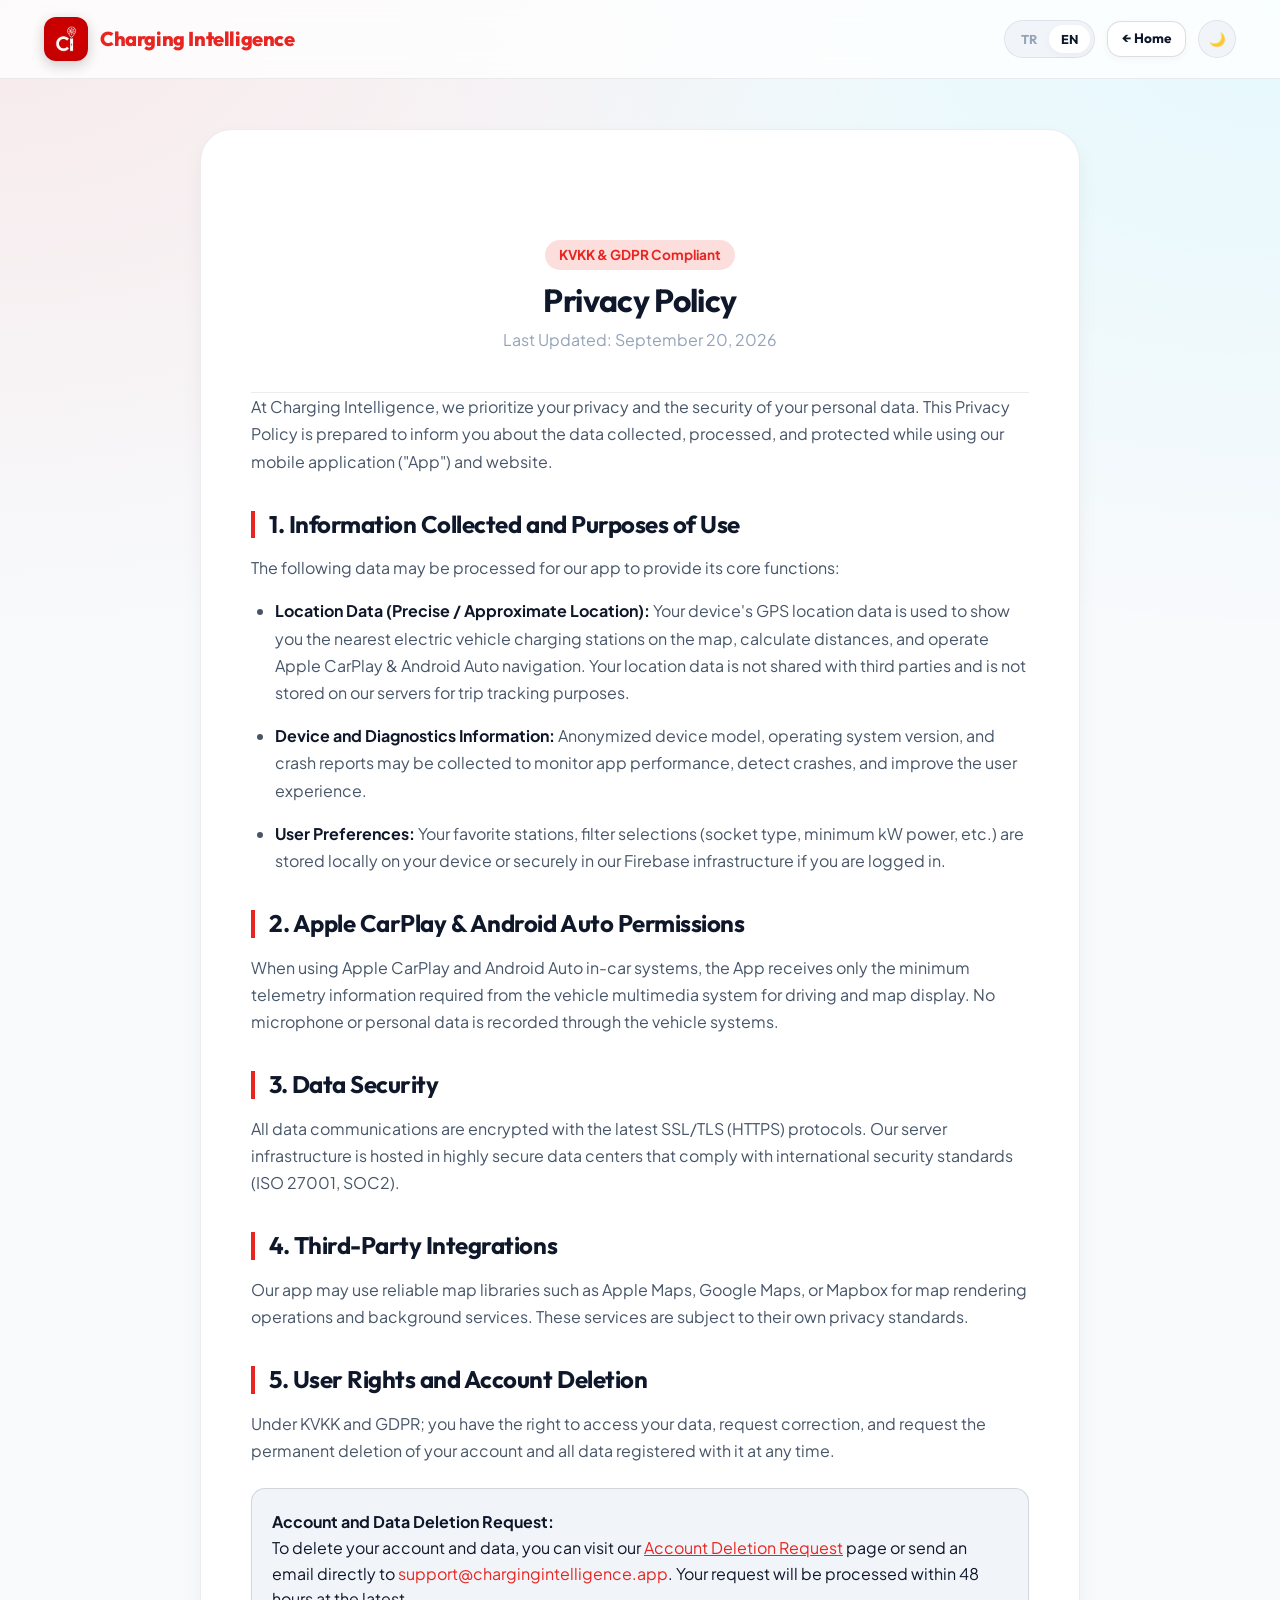
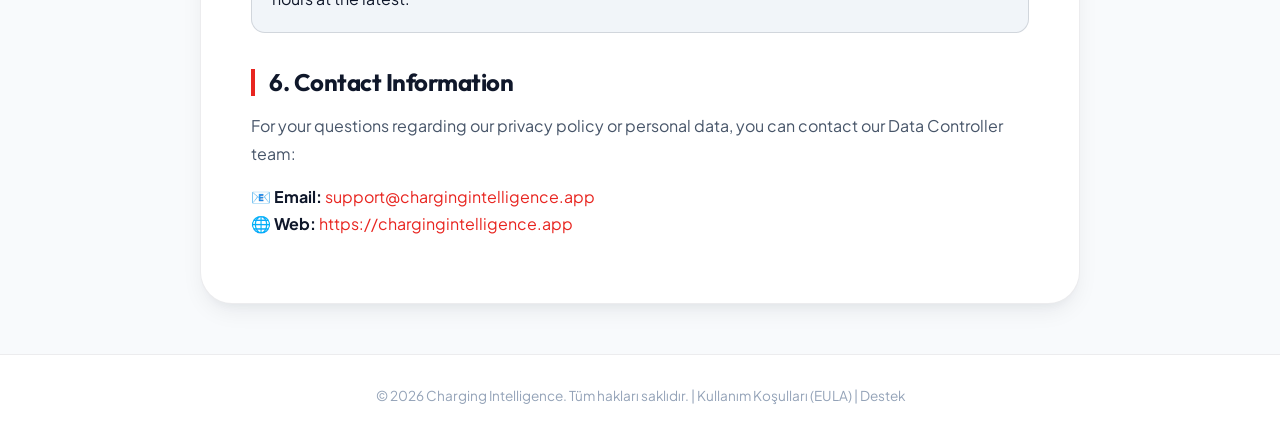
<file: privacy.html>
<!DOCTYPE html>
<html lang="en" data-theme="light">
<head>
  <meta charset="UTF-8">
  <meta name="viewport" content="width=device-width, initial-scale=1.0">
  <title>Privacy Policy | Charging Intelligence</title>
  <meta name="description" content="Charging Intelligence Privacy Policy, KVKK and GDPR compliance.">
  
  <link rel="icon" type="image/png" href="assets/app_icon_512x512.png">
  <link rel="stylesheet" href="css/style.css?v=3">
</head>
<body>

  <!-- Site Header -->
  <header class="site-header">
    <div class="container">
      <nav class="navbar">
        <a href="index.html" class="nav-brand">
          <img src="assets/app_icon_512x512.png" alt="Logo" class="nav-logo">
          <div class="nav-brand-text">Charging <span>Intelligence</span></div>
        </a>

                <div class="nav-actions">
          <div class="ctrl-pill">
            <button class="ctrl-btn lang-btn" data-lang="tr" aria-label="Türkçe">TR</button>
            <button class="ctrl-btn lang-btn active" data-lang="en" aria-label="English">EN</button>
          </div>
          <a href="index.html" class="btn btn-store" style="padding: 6px 14px; font-size: 0.85rem;" data-i18n="nav-home">
            ← Home
          </a>
          <button class="theme-toggle-btn" id="theme-toggle" aria-label="Toggle Theme">
            <span id="theme-icon">🌙</span>
          </button>
        </div>
      </nav>
    </div>
  </header>

  <!-- Legal Content -->
  <main class="container">
    <div class="legal-container">
      <header class="legal-page-header">
        <span class="legal-badge">KVKK & GDPR Compliant</span>
        <h1 data-i18n="page-title-privacy">Gizlilik Politikası</h1>
        <p style="color: var(--text-dim); margin-top: 8px;" data-i18n="page-date">Son Güncelleme: 20 Eylül 2026</p>
      </header>

      <div class="legal-content">
        <!-- TR CONTENT -->
        <div lang="tr">
        <p>
          Charging Intelligence olarak kullanıcılarımızın gizliliğine ve kişisel verilerinin güvenliğine en üst düzeyde önem veriyoruz. Bu Gizlilik Politikası, mobil uygulamamızı ("Uygulama") ve web sitemizi kullanırken toplanan, işlenen ve korunan veriler hakkında sizleri bilgilendirmek amacıyla hazırlanmıştır.
        </p>

        <h2>1. Toplanan Bilgiler ve Kullanım Amaçları</h2>
        <p>Uygulamamızın temel işlevlerini sunabilmesi için aşağıdaki veriler işlenebilir:</p>
        <ul>
          <li><strong>Konum Bilgileri (Hassas / Yaklaşık Konum):</strong> Size en yakın elektrikli araç şarj istasyonlarını haritada göstermek, mesafe hesaplamak ve Apple CarPlay & Android Auto navigasyonunu çalıştırmak için cihazınızın GPS konum verisi kullanılır. Konum verileriniz üçüncü şahıslarla paylaşılmaz ve seyahat takip amacıyla sunucularımızda saklanmaz.</li>
          <li><strong>Cihaz ve Teşhis Bilgileri:</strong> Uygulama performansını izlemek, çökmeleri (crash) tespit etmek ve kullanıcı deneyimini iyileştirmek için anonimleştirilmiş cihaz modeli, işletim sistemi sürümü ve hata raporları toplanabilir.</li>
          <li><strong>Kullanıcı Tercihleri:</strong> Favori istasyonlarınız, filtreleme seçimleriniz (soket tipi, minimum kW gücü vb.) cihazınızda yerel olarak veya oturum açtıysanız güvenli Firebase altyapısında saklanır.</li>
        </ul>

        <h2>2. Apple CarPlay & Android Auto İzinleri</h2>
        <p>
          Uygulama, Apple CarPlay ve Android Auto araç içi sistemlerini kullanırken araç multimedya sisteminden yalnızca sürüş ve harita gösterimi için gereken asgari telemetri bilgilerini alır. Araç sistemleri üzerinden hiçbir mikrofon veya kişisel veri kaydedilmez.
        </p>

        <h2>3. Veri Güvenliği</h2>
        <p>
          Tüm veri iletişimleri en güncel SSL/TLS (HTTPS) protokolleri ile şifrelenir. Sunucu altyapımız uluslararası güvenlik standartlarına (ISO 27001, SOC2) uygun, yüksek güvenlikli veri merkezlerinde barındırılmaktadır.
        </p>

        <h2>4. Üçüncü Taraf Entegrasyonları</h2>
        <p>
          Uygulamamız, harita render işlemleri ve arka plan servisleri için Apple Maps, Google Maps veya Mapbox gibi güvenilir harita kütüphanelerini kullanabilir. Bu servisler kendi gizlilik standartlarına tabidir.
        </p>

        <h2>5. Kullanıcı Hakları ve Hesap Silme</h2>
        <p>
          KVKK ve GDPR kapsamında; dilediğiniz an verilerinize erişme, düzeltilmesini talep etme ve hesabınız ile kayıtlı tüm verilerinizin kalıcı olarak silinmesini isteme hakkına sahipsiniz.
        </p>
        <div class="legal-card-info">
          <strong>Hesap ve Veri Silme Talebi:</strong><br>
          Hesabınızı ve verilerinizi silmek için <a href="support.html#delete-account" style="color: var(--brand-primary); text-decoration: underline;">Hesap Silme Talebi</a> sayfamızı ziyaret edebilir veya doğrudan <a href="mailto:support@chargingintelligence.app" style="color: var(--brand-primary);">support@chargingintelligence.app</a> adresine e-posta gönderebilirsiniz. Talebiniz en geç 48 saat içinde işleme alınır.
        </div>

        <h2>6. İletişim Bilgileri</h2>
        <p>
          Gizlilik politikamız veya kişisel verilerinizle ilgili sorularınız için Veri Sorumlusu ekibimize ulaşabilirsiniz:
        </p>
        <p>
          📧 <strong>E-posta:</strong> <a href="mailto:support@chargingintelligence.app" style="color: var(--brand-primary);">support@chargingintelligence.app</a><br>
          🌐 <strong>Web:</strong> <a href="https://chargingintelligence.app" style="color: var(--brand-primary);">https://chargingintelligence.app</a>
        </p>
        </div>

        <!-- EN CONTENT -->
        <div lang="en">
          <p>
            At Charging Intelligence, we prioritize your privacy and the security of your personal data. This Privacy Policy is prepared to inform you about the data collected, processed, and protected while using our mobile application ("App") and website.
          </p>

          <h2>1. Information Collected and Purposes of Use</h2>
          <p>The following data may be processed for our app to provide its core functions:</p>
          <ul>
            <li><strong>Location Data (Precise / Approximate Location):</strong> Your device's GPS location data is used to show you the nearest electric vehicle charging stations on the map, calculate distances, and operate Apple CarPlay & Android Auto navigation. Your location data is not shared with third parties and is not stored on our servers for trip tracking purposes.</li>
            <li><strong>Device and Diagnostics Information:</strong> Anonymized device model, operating system version, and crash reports may be collected to monitor app performance, detect crashes, and improve the user experience.</li>
            <li><strong>User Preferences:</strong> Your favorite stations, filter selections (socket type, minimum kW power, etc.) are stored locally on your device or securely in our Firebase infrastructure if you are logged in.</li>
          </ul>

          <h2>2. Apple CarPlay & Android Auto Permissions</h2>
          <p>
            When using Apple CarPlay and Android Auto in-car systems, the App receives only the minimum telemetry information required from the vehicle multimedia system for driving and map display. No microphone or personal data is recorded through the vehicle systems.
          </p>

          <h2>3. Data Security</h2>
          <p>
            All data communications are encrypted with the latest SSL/TLS (HTTPS) protocols. Our server infrastructure is hosted in highly secure data centers that comply with international security standards (ISO 27001, SOC2).
          </p>

          <h2>4. Third-Party Integrations</h2>
          <p>
            Our app may use reliable map libraries such as Apple Maps, Google Maps, or Mapbox for map rendering operations and background services. These services are subject to their own privacy standards.
          </p>

          <h2>5. User Rights and Account Deletion</h2>
          <p>
            Under KVKK and GDPR; you have the right to access your data, request correction, and request the permanent deletion of your account and all data registered with it at any time.
          </p>
          <div class="legal-card-info">
            <strong>Account and Data Deletion Request:</strong><br>
            To delete your account and data, you can visit our <a href="support.html#delete-account" style="color: var(--brand-primary); text-decoration: underline;">Account Deletion Request</a> page or send an email directly to <a href="mailto:support@chargingintelligence.app" style="color: var(--brand-primary);">support@chargingintelligence.app</a>. Your request will be processed within 48 hours at the latest.
          </div>

          <h2>6. Contact Information</h2>
          <p>
            For your questions regarding our privacy policy or personal data, you can contact our Data Controller team:
          </p>
          <p>
            📧 <strong>Email:</strong> <a href="mailto:support@chargingintelligence.app" style="color: var(--brand-primary);">support@chargingintelligence.app</a><br>
            🌐 <strong>Web:</strong> <a href="https://chargingintelligence.app" style="color: var(--brand-primary);">https://chargingintelligence.app</a>
          </p>
        </div>

      </div>
    </div>
  </main>

  <!-- Footer -->
  <footer class="site-footer" style="padding: 30px 0;">
    <div class="container" style="text-align: center; color: var(--text-dim); font-size: 0.85rem;">
      © 2026 Charging Intelligence. Tüm hakları saklıdır. | <a href="terms-of-use.html">Kullanım Koşulları (EULA)</a> | <a href="support.html">Destek</a>
    </div>
  </footer>

  <script src="js/main.js?v=2"></script>
</body>
</html>
</file>
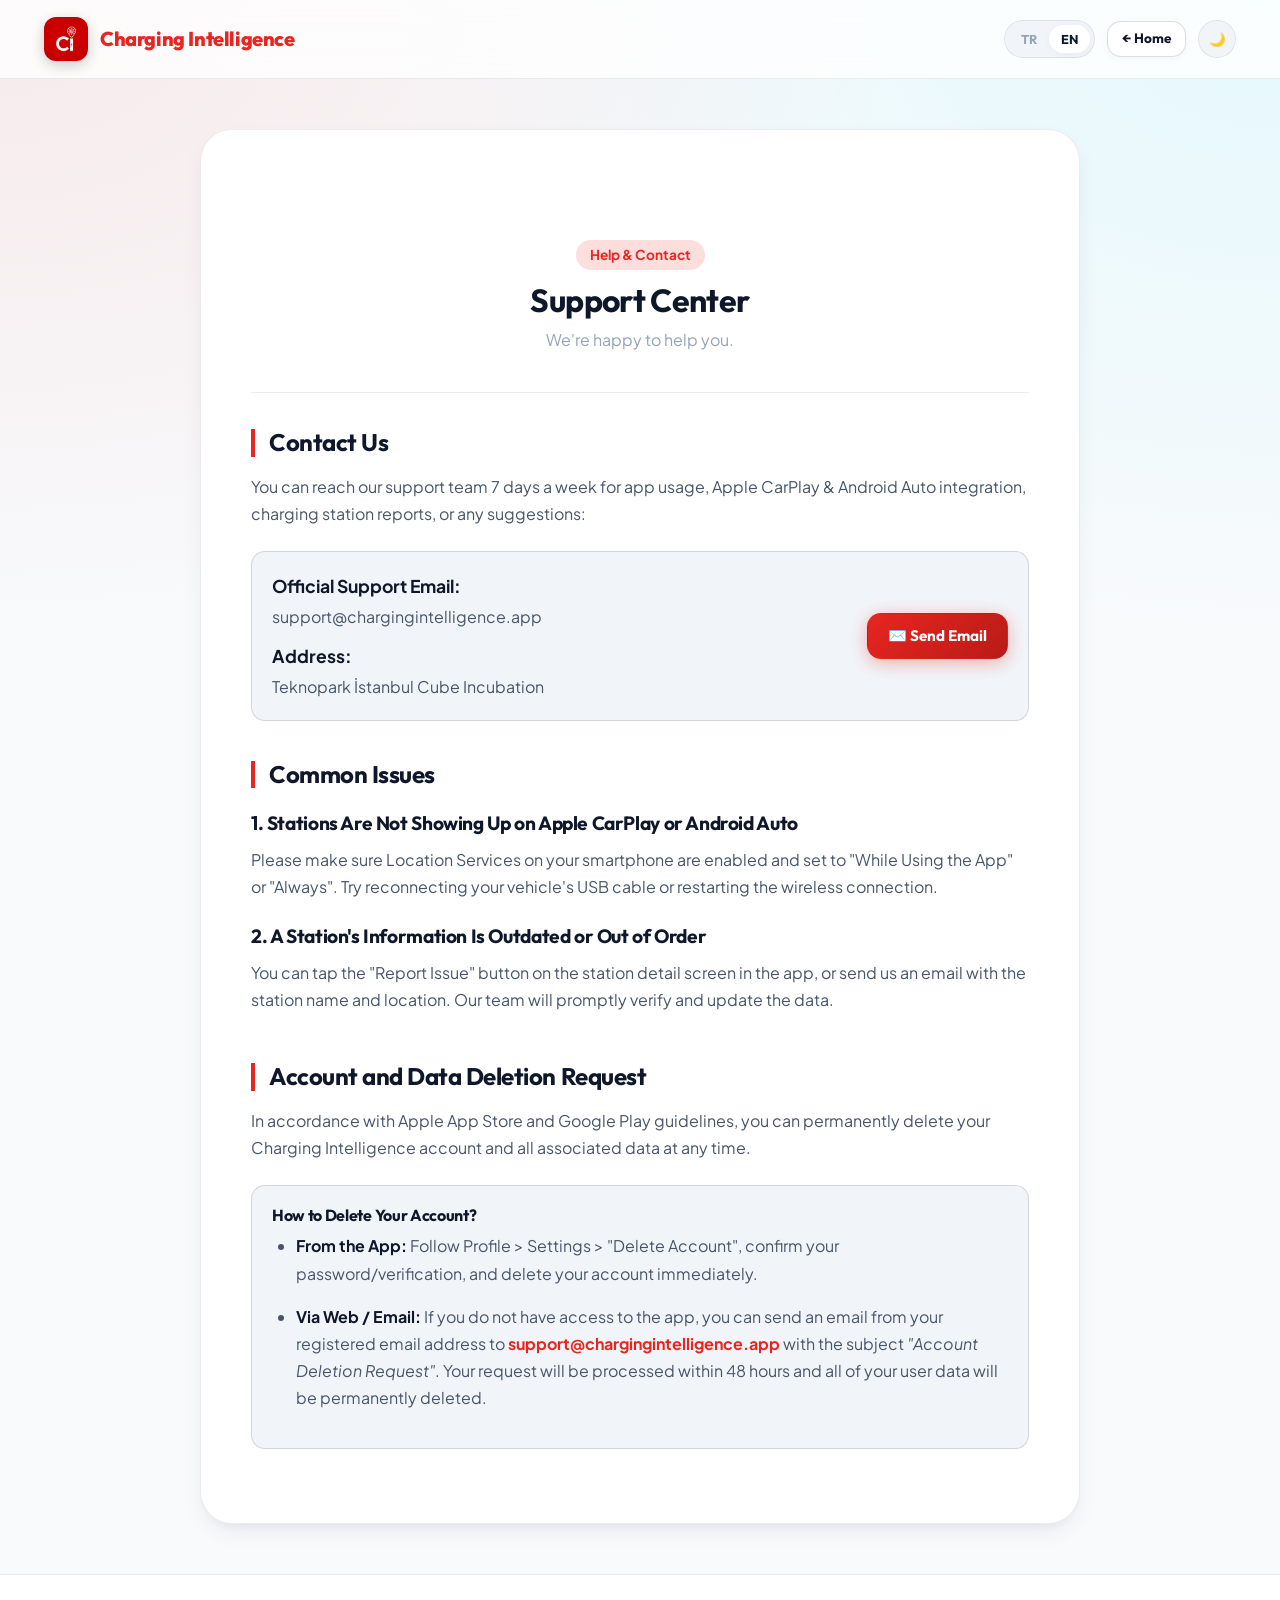
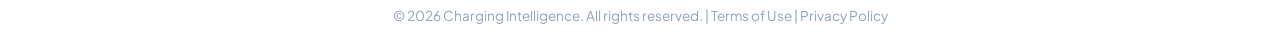
<file: support.html>
<!DOCTYPE html>
<html lang="en" data-theme="light">
<head>
  <meta charset="UTF-8">
  <meta name="viewport" content="width=device-width, initial-scale=1.0">
  <title>Support & Help Center | Charging Intelligence</title>
  <meta name="description" content="Charging Intelligence support center, contact details and account deletion request guide.">
  
  <link rel="icon" type="image/png" href="assets/app_icon_512x512.png">
  <link rel="stylesheet" href="css/style.css?v=3">
</head>
<body>

  <!-- Site Header -->
  <header class="site-header">
    <div class="container">
      <nav class="navbar">
        <a href="index.html" class="nav-brand">
          <img src="assets/app_icon_512x512.png" alt="Logo" class="nav-logo">
          <div class="nav-brand-text">Charging <span>Intelligence</span></div>
        </a>

        <div class="nav-actions">
          <div class="ctrl-pill" aria-label="Language Selector">
            <button class="ctrl-btn lang-btn" data-lang="tr" aria-label="Türkçe">TR</button>
            <button class="ctrl-btn lang-btn active" data-lang="en" aria-label="English">EN</button>
          </div>
          <a href="index.html" class="btn btn-store" style="padding: 6px 14px; font-size: 0.85rem;" data-i18n="nav-home">
            ← Home
          </a>
          <button class="theme-toggle-btn" id="theme-toggle" aria-label="Toggle Theme">
            <span id="theme-icon">🌙</span>
          </button>
        </div>
      </nav>
    </div>
  </header>

  <!-- Main Support Content -->
  <main class="container">
    <div class="legal-container">
      <header class="legal-page-header">
        <span class="legal-badge" data-i18n="support-badge">Help & Contact</span>
        <h1 data-i18n="page-title-support">Support Center</h1>
        <p style="color: var(--text-dim); margin-top: 8px;" data-i18n="support-subtitle">We're happy to help you.</p>
      </header>

      <div class="legal-content">
        <!-- TR CONTENT -->
        <div lang="tr">
          <h2>Bize Ulaşın</h2>
          <p>
            Uygulama kullanımı, Apple CarPlay & Android Auto entegrasyonu, şarj istasyonu bildirimleri veya önerileriniz için destek ekibimize haftanın 7 günü ulaşabilirsiniz:
          </p>

          <div class="legal-card-info" style="display: flex; align-items: center; justify-content: space-between; flex-wrap: wrap; gap: 16px;">
            <div>
              <strong style="font-size: 1.1rem; display: block; margin-bottom: 4px;">Resmi Destek E-postası:</strong>
              <span style="color: var(--text-muted); display: block; margin-bottom: 12px;">support@chargingintelligence.app</span>
              <strong style="font-size: 1.1rem; display: block; margin-bottom: 4px;">Adres:</strong>
              <span style="color: var(--text-muted);">Teknopark İstanbul Cube Incubation</span>
            </div>
            <a href="mailto:support@chargingintelligence.app" class="btn btn-primary" style="padding: 10px 20px;">
              ✉️ E-posta Gönder
            </a>
          </div>

          <h2 style="margin-top: 40px;">Sık Karşılaşılan Sorunlar</h2>

          <h3>1. Apple CarPlay veya Android Auto'da İstasyonlar Görünmüyor</h3>
          <p>
            Lütfen akıllı telefonunuzda Konum Servislerinin "Uygulamayı Kullanırken" veya "Her Zaman" olarak açık olduğundan emin olun. Aracınızın USB kablosunu veya kablosuz bağlantısını yeniden başlatıp bağlanmayı deneyin.
          </p>

          <h3>2. Bir İstasyonun Bilgisi Güncel Değil veya Arızalı</h3>
          <p>
            Uygulama içindeki istasyon detay ekranında yer alan "Hata Bildir" butonuna dokunabilir veya istasyon adı/konumu ile birlikte bize e-posta atabilirsiniz. Ekibimiz anında kontrol edip veriyi güncelleyecektir.
          </p>
        </div>

        <!-- EN CONTENT -->
        <div lang="en">
          <h2>Contact Us</h2>
          <p>
            You can reach our support team 7 days a week for app usage, Apple CarPlay & Android Auto integration, charging station reports, or any suggestions:
          </p>

          <div class="legal-card-info" style="display: flex; align-items: center; justify-content: space-between; flex-wrap: wrap; gap: 16px;">
            <div>
              <strong style="font-size: 1.1rem; display: block; margin-bottom: 4px;">Official Support Email:</strong>
              <span style="color: var(--text-muted); display: block; margin-bottom: 12px;">support@chargingintelligence.app</span>
              <strong style="font-size: 1.1rem; display: block; margin-bottom: 4px;">Address:</strong>
              <span style="color: var(--text-muted);">Teknopark İstanbul Cube Incubation</span>
            </div>
            <a href="mailto:support@chargingintelligence.app" class="btn btn-primary" style="padding: 10px 20px;">
              ✉️ Send Email
            </a>
          </div>

          <h2 style="margin-top: 40px;">Common Issues</h2>

          <h3>1. Stations Are Not Showing Up on Apple CarPlay or Android Auto</h3>
          <p>
            Please make sure Location Services on your smartphone are enabled and set to "While Using the App" or "Always". Try reconnecting your vehicle's USB cable or restarting the wireless connection.
          </p>

          <h3>2. A Station's Information Is Outdated or Out of Order</h3>
          <p>
            You can tap the "Report Issue" button on the station detail screen in the app, or send us an email with the station name and location. Our team will promptly verify and update the data.
          </p>
        </div>

        <!-- Account Deletion Section (Apple App Store & Google Play Mandatory) -->
        <div id="delete-account" style="scroll-margin-top: 100px; margin-top: 50px;">
          <div lang="tr">
            <h2>Hesap ve Veri Silme Talebi</h2>
            <p>
              Apple App Store ve Google Play yönergeleri doğrultusunda, Charging Intelligence hesabınızı ve hesabınıza bağlı tüm verileri dilediğiniz an kalıcı olarak silebilirsiniz.
            </p>

            <div class="legal-card-info">
              <h4 style="margin-bottom: 8px; color: var(--text-main);">Nasıl Hesap Silebilirsiniz?</h4>
              <ul style="margin-bottom: 0;">
                <li><strong>Uygulama İçinden:</strong> Profil &gt; Ayarlar &gt; "Hesabımı Sil" adımlarını takip ederek şifrenizi/onayınızı doğrulayıp anında silebilirsiniz.</li>
                <li><strong>Web Üzerinden:</strong> Eğer uygulamaya erişiminiz yoksa, kayıtlı e-posta adresinizden <a href="mailto:support@chargingintelligence.app?subject=Hesap%20Silme%20Talebi" style="color: var(--brand-primary); font-weight: 700;">support@chargingintelligence.app</a> adresine <em>"Hesap Silme Talebi"</em> konulu bir e-posta gönderebilirsiniz. Talebiniz 48 saat içinde işleme alınıp tüm kullanıcı verileriniz kalıcı olarak imha edilecektir.</li>
              </ul>
            </div>
          </div>

          <div lang="en">
            <h2>Account and Data Deletion Request</h2>
            <p>
              In accordance with Apple App Store and Google Play guidelines, you can permanently delete your Charging Intelligence account and all associated data at any time.
            </p>

            <div class="legal-card-info">
              <h4 style="margin-bottom: 8px; color: var(--text-main);">How to Delete Your Account?</h4>
              <ul style="margin-bottom: 0;">
                <li><strong>From the App:</strong> Follow Profile &gt; Settings &gt; "Delete Account", confirm your password/verification, and delete your account immediately.</li>
                <li><strong>Via Web / Email:</strong> If you do not have access to the app, you can send an email from your registered email address to <a href="mailto:support@chargingintelligence.app?subject=Account%20Deletion%20Request" style="color: var(--brand-primary); font-weight: 700;">support@chargingintelligence.app</a> with the subject <em>"Account Deletion Request"</em>. Your request will be processed within 48 hours and all of your user data will be permanently deleted.</li>
              </ul>
            </div>
          </div>
        </div>
      </div>
    </div>
  </main>

  <!-- Footer -->
  <footer class="site-footer" style="padding: 30px 0;">
    <div class="container" style="text-align: center; color: var(--text-dim); font-size: 0.85rem;">
      © 2026 Charging Intelligence. <span data-i18n="footer-rights">All rights reserved.</span> | <a href="terms-of-use.html" data-i18n="nav-terms">Terms of Use</a> | <a href="privacy.html" data-i18n="nav-privacy">Privacy Policy</a>
    </div>
  </footer>

  <script src="js/main.js?v=3"></script>
</body>
</html>
</file>
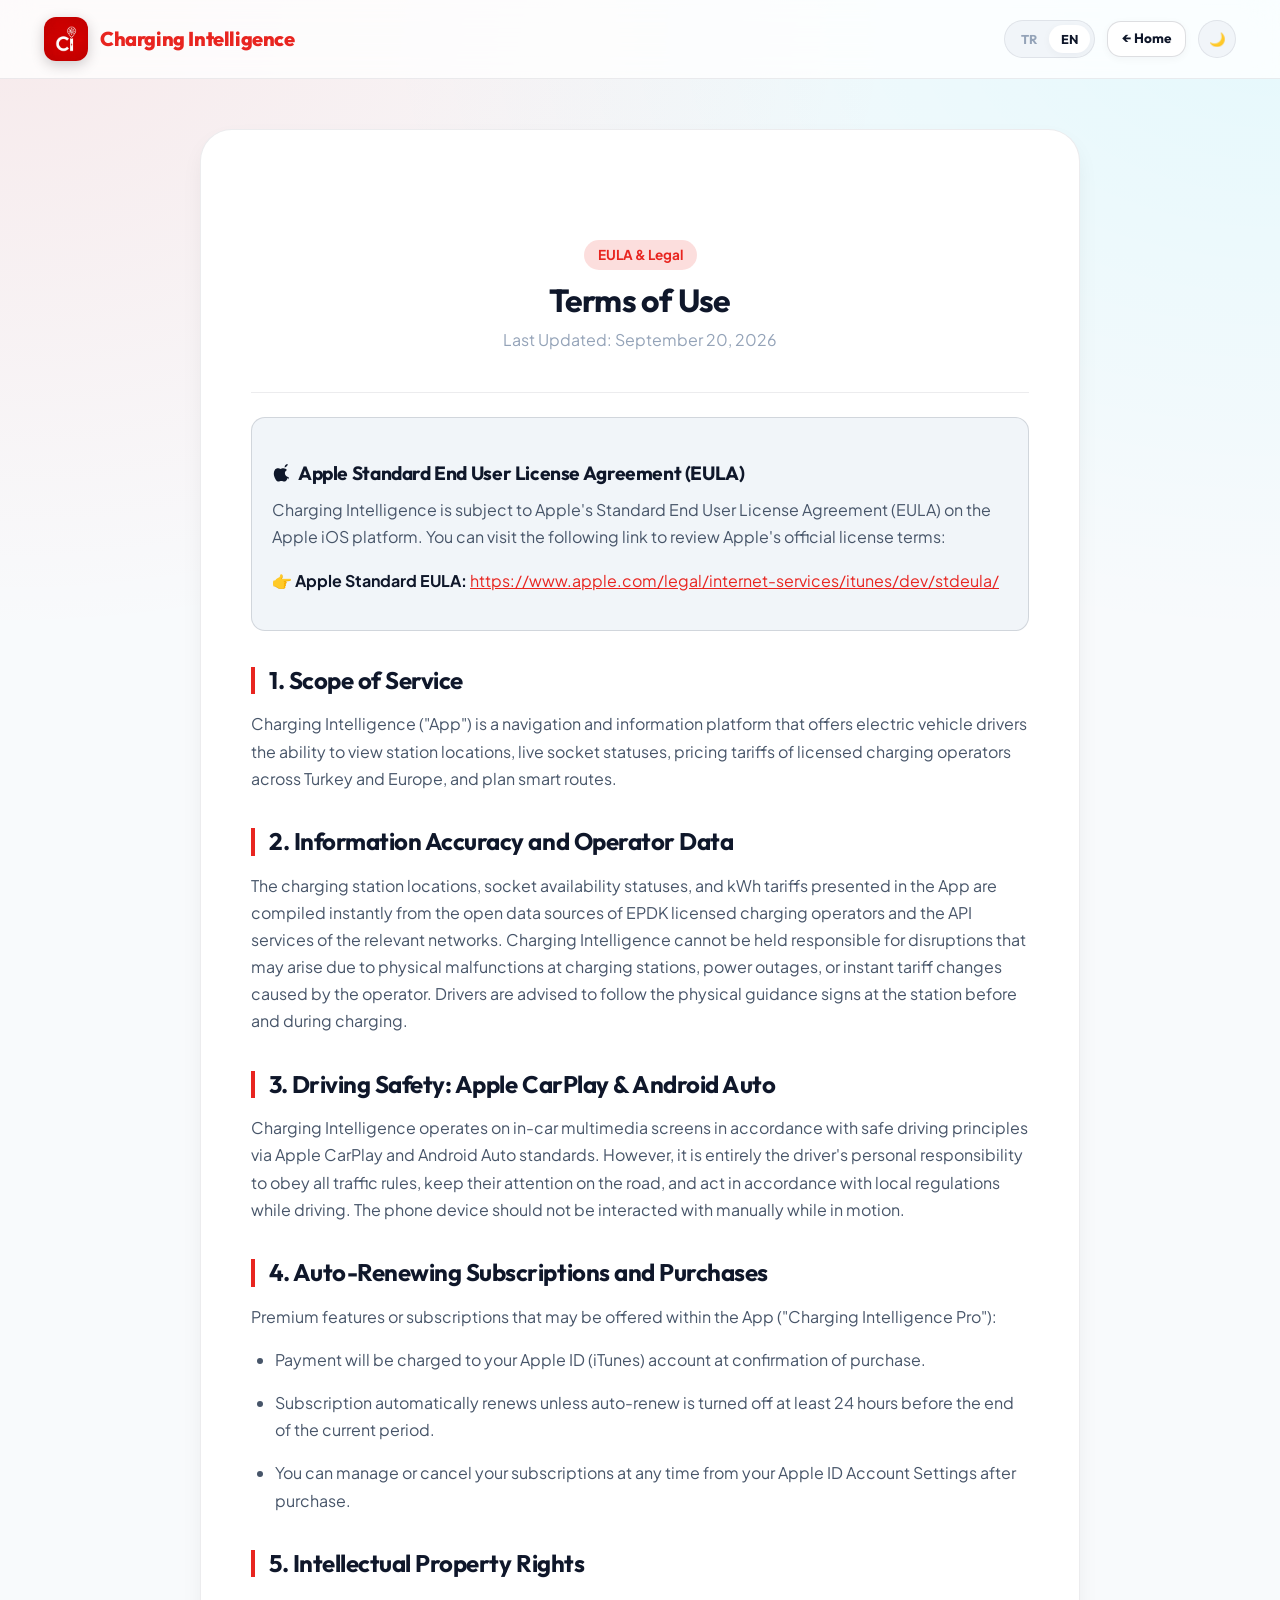
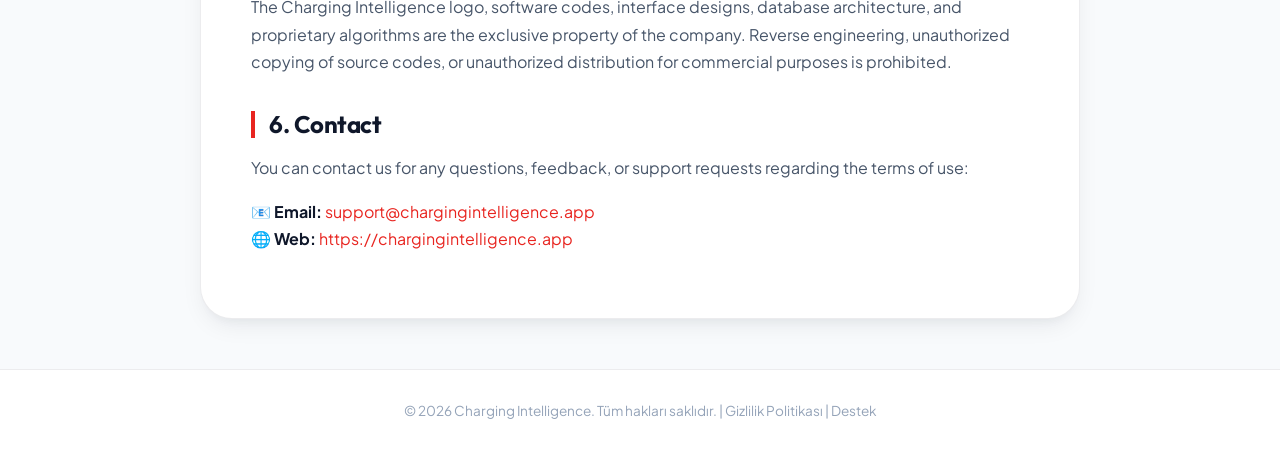
<file: terms-of-use.html>
<!DOCTYPE html>
<html lang="en" data-theme="light">
<head>
  <meta charset="UTF-8">
  <meta name="viewport" content="width=device-width, initial-scale=1.0">
  <title>Terms of Use (EULA) | Charging Intelligence</title>
  <meta name="description" content="Charging Intelligence App Terms of Use and Apple Standard EULA.">
  
  <link rel="icon" type="image/png" href="assets/app_icon_512x512.png">
  <link rel="stylesheet" href="css/style.css">
</head>
<body>

  <!-- Site Header -->
  <header class="site-header">
    <div class="container">
      <nav class="navbar">
        <a href="index.html" class="nav-brand">
          <img src="assets/app_icon_512x512.png" alt="Logo" class="nav-logo">
          <div class="nav-brand-text">Charging <span>Intelligence</span></div>
        </a>

                <div class="nav-actions">
          <div class="ctrl-pill">
            <button class="ctrl-btn lang-btn" data-lang="tr" aria-label="Türkçe">TR</button>
            <button class="ctrl-btn lang-btn active" data-lang="en" aria-label="English">EN</button>
          </div>
          <a href="index.html" class="btn btn-store" style="padding: 6px 14px; font-size: 0.85rem;" data-i18n="nav-home">
            ← Home
          </a>
          <button class="theme-toggle-btn" id="theme-toggle" aria-label="Toggle Theme">
            <span id="theme-icon">🌙</span>
          </button>
        </div>
      </nav>
    </div>
  </header>

  <!-- Legal Content -->
  <main class="container">
    <div class="legal-container">
      <header class="legal-page-header">
        <span class="legal-badge">EULA & Legal</span>
        <h1 data-i18n="page-title-terms">Kullanım Koşulları</h1>
        <p style="color: var(--text-dim); margin-top: 8px;" data-i18n="page-date">Son Güncelleme: 20 Eylül 2026</p>
      </header>

      <div class="legal-content">
        <!-- TR CONTENT -->
        <div lang="tr">
        <!-- Apple Standard EULA Notice Box -->
        <div class="legal-card-info">
          <h3 style="display: flex; align-items: center; gap: 8px;">
            <svg viewBox="0 0 170 170" width="18" height="18" fill="currentColor" aria-hidden="true"><path d="M150.37 130.25c-2.45 5.66-5.35 10.87-8.71 15.66-4.58 6.53-8.33 11.05-11.22 13.56-4.48 4.12-9.28 6.23-14.42 6.35-3.69 0-8.14-1.05-13.32-3.18-5.19-2.12-9.97-3.17-14.34-3.17-4.58 0-9.49 1.05-14.75 3.17-5.26 2.13-9.5 3.24-12.74 3.35-4.35.13-9.16-1.9-14.42-6.08-3.7-3.07-7.66-7.83-11.87-14.28-5.55-8.49-9.87-17.65-12.98-27.49-3.11-9.83-4.66-19.34-4.66-28.53 0-14.38 3.59-26.24 10.77-35.59 7.18-9.35 16.27-14.15 27.27-14.42 4.14 0 8.89 1.13 14.26 3.39 5.37 2.26 9.17 3.44 11.39 3.55 1.74 0 5.69-1.29 11.86-3.87 6.17-2.58 11.19-3.72 15.07-3.44 14.7.74 25.75 6.46 33.15 17.16-12.87 7.78-19.19 18.36-18.96 31.73.23 10.45 4.14 19.14 11.72 26.06 7.58 6.92 16.48 10.97 26.7 12.16-2.22 6.75-4.83 13.51-7.84 20.28zM119.22 31.84c0-7.39 2.65-14.48 7.95-21.27 5.3-6.79 12.06-10.74 20.27-11.85.12 1.09.18 1.94.18 2.55 0 7.39-2.73 14.39-8.19 21-5.46 6.61-12.29 10.47-20.49 11.57-.06-.5-.12-1.17-.18-2z"/></svg>
            <span>Apple Standart Son Kullanıcı Lisans Sözleşmesi (EULA)</span>
          </h3>
          <p>
            Charging Intelligence, Apple iOS platformunda Apple'ın Standart Son Kullanıcı Lisans Sözleşmesi'ne (EULA) tabidir. Apple'ın resmi lisans şartlarını incelemek için aşağıdaki bağlantıyı ziyaret edebilirsiniz:
          </p>
          <p>
            👉 <strong>Apple Standart EULA:</strong> 
            <a href="https://www.apple.com/legal/internet-services/itunes/dev/stdeula/" target="_blank" rel="noopener noreferrer" style="color: var(--brand-primary); text-decoration: underline;">
              https://www.apple.com/legal/internet-services/itunes/dev/stdeula/
            </a>
          </p>
        </div>

        <h2>1. Hizmetin Kapsamı</h2>
        <p>
          Charging Intelligence ("Uygulama"), elektrikli araç sürücülerine Türkiye ve Avrupa genelindeki lisanslı şarj operatörlerinin istasyon konumlarını, canlı soket durumlarını, fiyat tarifelerini görüntüleme ve akıllı rota planlama imkanı sunan bir navigasyon ve bilgi platformudur.
        </p>

        <h2>2. Bilgi Doğruluğu ve Operatör Verileri</h2>
        <p>
          Uygulamada yer alan şarj istasyonu konumları, soket müsaitlik durumları ve kWh tarifeleri; EPDK lisanslı şarj operatörlerinin açık veri kaynaklarından ve ilgili ağların API servislerinden anlık olarak derlenmektedir. Şarj istasyonlarındaki fiziksel arızalar, elektrik kesintileri veya operatör kaynaklı anlık tarife değişikliklerinden dolayı doğabilecek aksaklıklardan Charging Intelligence sorumlu tutulamaz. Sürücülerin seyahat öncesinde ve şarj esnasında istasyon üzerindeki fiziksel yönlendirmeleri dikkate almaları önerilir.
        </p>

        <h2>3. Sürüş Güvenliği: Apple CarPlay & Android Auto</h2>
        <p>
          Charging Intelligence, Apple CarPlay ve Android Auto standartları aracılığıyla araç içi multimedya ekranlarında güvenli sürüş prensiplerine uygun olarak çalışır. Ancak, sürüş esnasında tüm trafik kurallarına uyulması, dikkatin yolda tutulması ve yerel mevzuatlara uygun hareket edilmesi tamamen sürücünün kişisel sorumluluğundadır. Hareket halindeyken telefon cihazıyla elle etkileşime girilmemelidir.
        </p>

        <h2>4. Otomatik Yenilenen Abonelikler ve Satın Alımlar</h2>
        <p>
          Uygulama içinde sunulabilecek premium özellikler veya abonelikler ("Charging Intelligence Pro"):
        </p>
        <ul>
          <li>Satın alma işlemi onaylandığında ödeme Apple ID (iTunes) hesabınızdan tahsil edilir.</li>
          <li>Abonelik, geçerli sürenin bitiminden en az 24 saat önce otomatik yenileme kapatılmadığı sürece otomatik olarak yenilenir.</li>
          <li>Aboneliklerinizi satın alma işleminden sonra Apple Kimliği Hesap Ayarları'ndan dilediğiniz an yönetebilir veya iptal edebilirsiniz.</li>
        </ul>

        <h2>5. Fikri Mülkiyet Hakları</h2>
        <p>
          Charging Intelligence logosu, yazılım kodları, arayüz tasarımları, veritabanı mimarisi ve tescilli algoritmaları şirketin münhasır mülkiyetindedir. Tersine mühendislik yapılması, kaynak kodların izinsiz kopyalanması veya ticari amaçla izinsiz dağıtılması yasaktır.
        </p>

        <h2>6. İletişim</h2>
        <p>
          Kullanım koşullarıyla ilgili her türlü soru, geri bildirim veya destek talepleriniz için bizimle iletişime geçebilirsiniz:
        </p>
        <p>
          📧 <strong>E-posta:</strong> <a href="mailto:support@chargingintelligence.app" style="color: var(--brand-primary);">support@chargingintelligence.app</a><br>
          🌐 <strong>Web:</strong> <a href="https://chargingintelligence.app" style="color: var(--brand-primary);">https://chargingintelligence.app</a>
        </p>
        </div>

        <!-- EN CONTENT -->
        <div lang="en">
          <!-- Apple Standard EULA Notice Box -->
          <div class="legal-card-info">
            <h3 style="display: flex; align-items: center; gap: 8px;">
              <svg viewBox="0 0 170 170" width="18" height="18" fill="currentColor" aria-hidden="true"><path d="M150.37 130.25c-2.45 5.66-5.35 10.87-8.71 15.66-4.58 6.53-8.33 11.05-11.22 13.56-4.48 4.12-9.28 6.23-14.42 6.35-3.69 0-8.14-1.05-13.32-3.18-5.19-2.12-9.97-3.17-14.34-3.17-4.58 0-9.49 1.05-14.75 3.17-5.26 2.13-9.5 3.24-12.74 3.35-4.35.13-9.16-1.9-14.42-6.08-3.7-3.07-7.66-7.83-11.87-14.28-5.55-8.49-9.87-17.65-12.98-27.49-3.11-9.83-4.66-19.34-4.66-28.53 0-14.38 3.59-26.24 10.77-35.59 7.18-9.35 16.27-14.15 27.27-14.42 4.14 0 8.89 1.13 14.26 3.39 5.37 2.26 9.17 3.44 11.39 3.55 1.74 0 5.69-1.29 11.86-3.87 6.17-2.58 11.19-3.72 15.07-3.44 14.7.74 25.75 6.46 33.15 17.16-12.87 7.78-19.19 18.36-18.96 31.73.23 10.45 4.14 19.14 11.72 26.06 7.58 6.92 16.48 10.97 26.7 12.16-2.22 6.75-4.83 13.51-7.84 20.28zM119.22 31.84c0-7.39 2.65-14.48 7.95-21.27 5.3-6.79 12.06-10.74 20.27-11.85.12 1.09.18 1.94.18 2.55 0 7.39-2.73 14.39-8.19 21-5.46 6.61-12.29 10.47-20.49 11.57-.06-.5-.12-1.17-.18-2z"/></svg>
              <span>Apple Standard End User License Agreement (EULA)</span>
            </h3>
            <p>
              Charging Intelligence is subject to Apple's Standard End User License Agreement (EULA) on the Apple iOS platform. You can visit the following link to review Apple's official license terms:
            </p>
            <p>
              👉 <strong>Apple Standard EULA:</strong> 
              <a href="https://www.apple.com/legal/internet-services/itunes/dev/stdeula/" target="_blank" rel="noopener noreferrer" style="color: var(--brand-primary); text-decoration: underline;">
                https://www.apple.com/legal/internet-services/itunes/dev/stdeula/
              </a>
            </p>
          </div>

          <h2>1. Scope of Service</h2>
          <p>
            Charging Intelligence ("App") is a navigation and information platform that offers electric vehicle drivers the ability to view station locations, live socket statuses, pricing tariffs of licensed charging operators across Turkey and Europe, and plan smart routes.
          </p>

          <h2>2. Information Accuracy and Operator Data</h2>
          <p>
            The charging station locations, socket availability statuses, and kWh tariffs presented in the App are compiled instantly from the open data sources of EPDK licensed charging operators and the API services of the relevant networks. Charging Intelligence cannot be held responsible for disruptions that may arise due to physical malfunctions at charging stations, power outages, or instant tariff changes caused by the operator. Drivers are advised to follow the physical guidance signs at the station before and during charging.
          </p>

          <h2>3. Driving Safety: Apple CarPlay & Android Auto</h2>
          <p>
            Charging Intelligence operates on in-car multimedia screens in accordance with safe driving principles via Apple CarPlay and Android Auto standards. However, it is entirely the driver's personal responsibility to obey all traffic rules, keep their attention on the road, and act in accordance with local regulations while driving. The phone device should not be interacted with manually while in motion.
          </p>

          <h2>4. Auto-Renewing Subscriptions and Purchases</h2>
          <p>
            Premium features or subscriptions that may be offered within the App ("Charging Intelligence Pro"):
          </p>
          <ul>
            <li>Payment will be charged to your Apple ID (iTunes) account at confirmation of purchase.</li>
            <li>Subscription automatically renews unless auto-renew is turned off at least 24 hours before the end of the current period.</li>
            <li>You can manage or cancel your subscriptions at any time from your Apple ID Account Settings after purchase.</li>
          </ul>

          <h2>5. Intellectual Property Rights</h2>
          <p>
            The Charging Intelligence logo, software codes, interface designs, database architecture, and proprietary algorithms are the exclusive property of the company. Reverse engineering, unauthorized copying of source codes, or unauthorized distribution for commercial purposes is prohibited.
          </p>

          <h2>6. Contact</h2>
          <p>
            You can contact us for any questions, feedback, or support requests regarding the terms of use:
          </p>
          <p>
            📧 <strong>Email:</strong> <a href="mailto:support@chargingintelligence.app" style="color: var(--brand-primary);">support@chargingintelligence.app</a><br>
            🌐 <strong>Web:</strong> <a href="https://chargingintelligence.app" style="color: var(--brand-primary);">https://chargingintelligence.app</a>
          </p>
        </div>

      </div>
    </div>
  </main>

  <!-- Footer -->
  <footer class="site-footer" style="padding: 30px 0;">
    <div class="container" style="text-align: center; color: var(--text-dim); font-size: 0.85rem;">
      © 2026 Charging Intelligence. Tüm hakları saklıdır. | <a href="privacy.html">Gizlilik Politikası</a> | <a href="support.html">Destek</a>
    </div>
  </footer>

  <script src="js/main.js"></script>
</body>
</html>
</file>
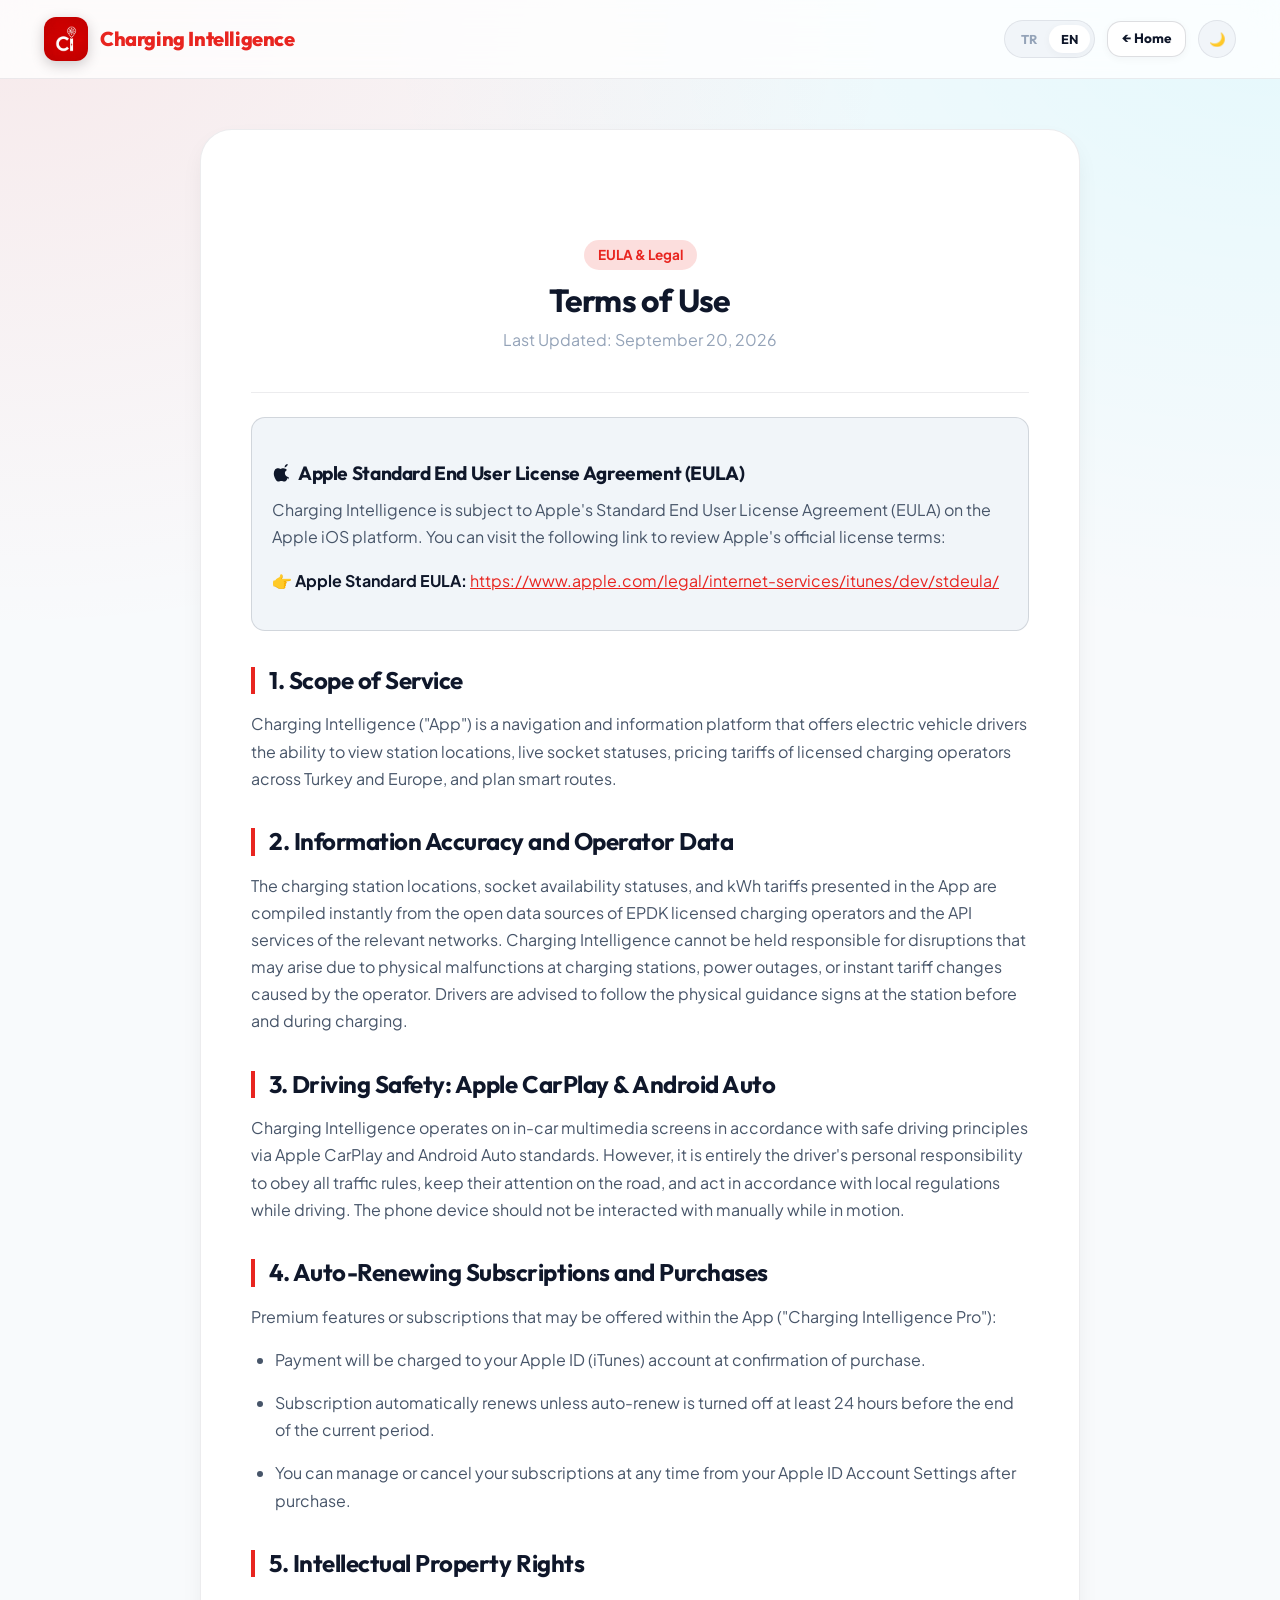
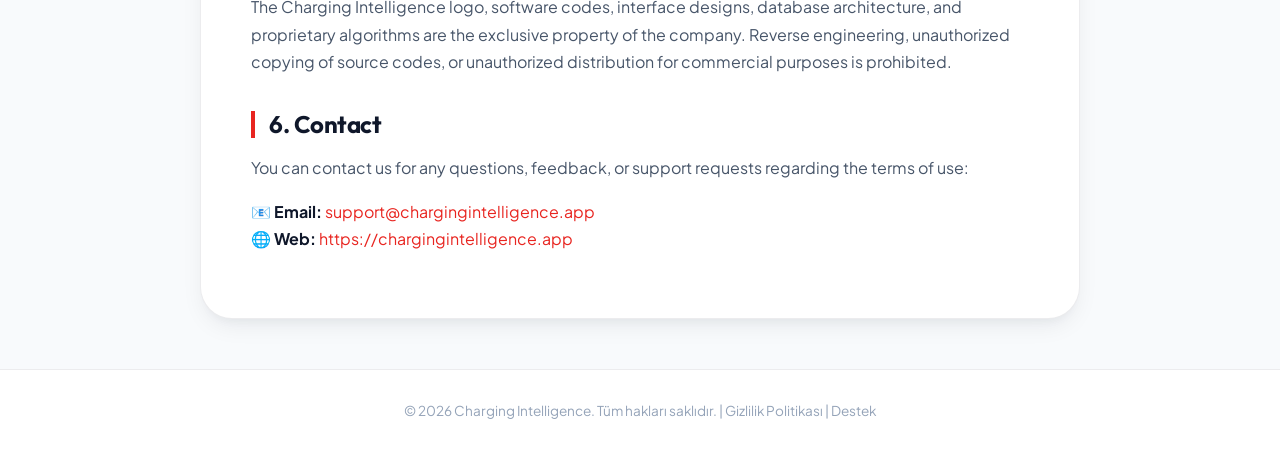
<file: terms.html>
<!DOCTYPE html>
<html lang="en" data-theme="light">
<head>
  <meta charset="UTF-8">
  <meta name="viewport" content="width=device-width, initial-scale=1.0">
  <title>Terms of Use (EULA) | Charging Intelligence</title>
  <meta name="description" content="Charging Intelligence App Terms of Use and Apple Standard EULA.">
  
  <link rel="icon" type="image/png" href="assets/app_icon_512x512.png">
  <link rel="stylesheet" href="css/style.css?v=3">
</head>
<body>

  <!-- Site Header -->
  <header class="site-header">
    <div class="container">
      <nav class="navbar">
        <a href="index.html" class="nav-brand">
          <img src="assets/app_icon_512x512.png" alt="Logo" class="nav-logo">
          <div class="nav-brand-text">Charging <span>Intelligence</span></div>
        </a>

                <div class="nav-actions">
          <div class="ctrl-pill">
            <button class="ctrl-btn lang-btn" data-lang="tr" aria-label="Türkçe">TR</button>
            <button class="ctrl-btn lang-btn active" data-lang="en" aria-label="English">EN</button>
          </div>
          <a href="index.html" class="btn btn-store" style="padding: 6px 14px; font-size: 0.85rem;" data-i18n="nav-home">
            ← Home
          </a>
          <button class="theme-toggle-btn" id="theme-toggle" aria-label="Toggle Theme">
            <span id="theme-icon">🌙</span>
          </button>
        </div>
      </nav>
    </div>
  </header>

  <!-- Legal Content -->
  <main class="container">
    <div class="legal-container">
      <header class="legal-page-header">
        <span class="legal-badge">EULA & Legal</span>
        <h1 data-i18n="page-title-terms">Kullanım Koşulları</h1>
        <p style="color: var(--text-dim); margin-top: 8px;" data-i18n="page-date">Son Güncelleme: 20 Eylül 2026</p>
      </header>

      <div class="legal-content">
        <!-- TR CONTENT -->
        <div lang="tr">
        <!-- Apple Standard EULA Notice Box -->
        <div class="legal-card-info">
          <h3 style="display: flex; align-items: center; gap: 8px;">
            <svg viewBox="0 0 170 170" width="18" height="18" fill="currentColor" aria-hidden="true"><path d="M150.37 130.25c-2.45 5.66-5.35 10.87-8.71 15.66-4.58 6.53-8.33 11.05-11.22 13.56-4.48 4.12-9.28 6.23-14.42 6.35-3.69 0-8.14-1.05-13.32-3.18-5.19-2.12-9.97-3.17-14.34-3.17-4.58 0-9.49 1.05-14.75 3.17-5.26 2.13-9.5 3.24-12.74 3.35-4.35.13-9.16-1.9-14.42-6.08-3.7-3.07-7.66-7.83-11.87-14.28-5.55-8.49-9.87-17.65-12.98-27.49-3.11-9.83-4.66-19.34-4.66-28.53 0-14.38 3.59-26.24 10.77-35.59 7.18-9.35 16.27-14.15 27.27-14.42 4.14 0 8.89 1.13 14.26 3.39 5.37 2.26 9.17 3.44 11.39 3.55 1.74 0 5.69-1.29 11.86-3.87 6.17-2.58 11.19-3.72 15.07-3.44 14.7.74 25.75 6.46 33.15 17.16-12.87 7.78-19.19 18.36-18.96 31.73.23 10.45 4.14 19.14 11.72 26.06 7.58 6.92 16.48 10.97 26.7 12.16-2.22 6.75-4.83 13.51-7.84 20.28zM119.22 31.84c0-7.39 2.65-14.48 7.95-21.27 5.3-6.79 12.06-10.74 20.27-11.85.12 1.09.18 1.94.18 2.55 0 7.39-2.73 14.39-8.19 21-5.46 6.61-12.29 10.47-20.49 11.57-.06-.5-.12-1.17-.18-2z"/></svg>
            <span>Apple Standart Son Kullanıcı Lisans Sözleşmesi (EULA)</span>
          </h3>
          <p>
            Charging Intelligence, Apple iOS platformunda Apple'ın Standart Son Kullanıcı Lisans Sözleşmesi'ne (EULA) tabidir. Apple'ın resmi lisans şartlarını incelemek için aşağıdaki bağlantıyı ziyaret edebilirsiniz:
          </p>
          <p>
            👉 <strong>Apple Standart EULA:</strong> 
            <a href="https://www.apple.com/legal/internet-services/itunes/dev/stdeula/" target="_blank" rel="noopener noreferrer" style="color: var(--brand-primary); text-decoration: underline;">
              https://www.apple.com/legal/internet-services/itunes/dev/stdeula/
            </a>
          </p>
        </div>

        <h2>1. Hizmetin Kapsamı</h2>
        <p>
          Charging Intelligence ("Uygulama"), elektrikli araç sürücülerine Türkiye ve Avrupa genelindeki lisanslı şarj operatörlerinin istasyon konumlarını, canlı soket durumlarını, fiyat tarifelerini görüntüleme ve akıllı rota planlama imkanı sunan bir navigasyon ve bilgi platformudur.
        </p>

        <h2>2. Bilgi Doğruluğu ve Operatör Verileri</h2>
        <p>
          Uygulamada yer alan şarj istasyonu konumları, soket müsaitlik durumları ve kWh tarifeleri; EPDK lisanslı şarj operatörlerinin açık veri kaynaklarından ve ilgili ağların API servislerinden anlık olarak derlenmektedir. Şarj istasyonlarındaki fiziksel arızalar, elektrik kesintileri veya operatör kaynaklı anlık tarife değişikliklerinden dolayı doğabilecek aksaklıklardan Charging Intelligence sorumlu tutulamaz. Sürücülerin seyahat öncesinde ve şarj esnasında istasyon üzerindeki fiziksel yönlendirmeleri dikkate almaları önerilir.
        </p>

        <h2>3. Sürüş Güvenliği: Apple CarPlay & Android Auto</h2>
        <p>
          Charging Intelligence, Apple CarPlay ve Android Auto standartları aracılığıyla araç içi multimedya ekranlarında güvenli sürüş prensiplerine uygun olarak çalışır. Ancak, sürüş esnasında tüm trafik kurallarına uyulması, dikkatin yolda tutulması ve yerel mevzuatlara uygun hareket edilmesi tamamen sürücünün kişisel sorumluluğundadır. Hareket halindeyken telefon cihazıyla elle etkileşime girilmemelidir.
        </p>

        <h2>4. Otomatik Yenilenen Abonelikler ve Satın Alımlar</h2>
        <p>
          Uygulama içinde sunulabilecek premium özellikler veya abonelikler ("Charging Intelligence Pro"):
        </p>
        <ul>
          <li>Satın alma işlemi onaylandığında ödeme Apple ID (iTunes) hesabınızdan tahsil edilir.</li>
          <li>Abonelik, geçerli sürenin bitiminden en az 24 saat önce otomatik yenileme kapatılmadığı sürece otomatik olarak yenilenir.</li>
          <li>Aboneliklerinizi satın alma işleminden sonra Apple Kimliği Hesap Ayarları'ndan dilediğiniz an yönetebilir veya iptal edebilirsiniz.</li>
        </ul>

        <h2>5. Fikri Mülkiyet Hakları</h2>
        <p>
          Charging Intelligence logosu, yazılım kodları, arayüz tasarımları, veritabanı mimarisi ve tescilli algoritmaları şirketin münhasır mülkiyetindedir. Tersine mühendislik yapılması, kaynak kodların izinsiz kopyalanması veya ticari amaçla izinsiz dağıtılması yasaktır.
        </p>

        <h2>6. İletişim</h2>
        <p>
          Kullanım koşullarıyla ilgili her türlü soru, geri bildirim veya destek talepleriniz için bizimle iletişime geçebilirsiniz:
        </p>
        <p>
          📧 <strong>E-posta:</strong> <a href="mailto:support@chargingintelligence.app" style="color: var(--brand-primary);">support@chargingintelligence.app</a><br>
          🌐 <strong>Web:</strong> <a href="https://chargingintelligence.app" style="color: var(--brand-primary);">https://chargingintelligence.app</a>
        </p>
        </div>

        <!-- EN CONTENT -->
        <div lang="en">
          <!-- Apple Standard EULA Notice Box -->
          <div class="legal-card-info">
            <h3 style="display: flex; align-items: center; gap: 8px;">
              <svg viewBox="0 0 170 170" width="18" height="18" fill="currentColor" aria-hidden="true"><path d="M150.37 130.25c-2.45 5.66-5.35 10.87-8.71 15.66-4.58 6.53-8.33 11.05-11.22 13.56-4.48 4.12-9.28 6.23-14.42 6.35-3.69 0-8.14-1.05-13.32-3.18-5.19-2.12-9.97-3.17-14.34-3.17-4.58 0-9.49 1.05-14.75 3.17-5.26 2.13-9.5 3.24-12.74 3.35-4.35.13-9.16-1.9-14.42-6.08-3.7-3.07-7.66-7.83-11.87-14.28-5.55-8.49-9.87-17.65-12.98-27.49-3.11-9.83-4.66-19.34-4.66-28.53 0-14.38 3.59-26.24 10.77-35.59 7.18-9.35 16.27-14.15 27.27-14.42 4.14 0 8.89 1.13 14.26 3.39 5.37 2.26 9.17 3.44 11.39 3.55 1.74 0 5.69-1.29 11.86-3.87 6.17-2.58 11.19-3.72 15.07-3.44 14.7.74 25.75 6.46 33.15 17.16-12.87 7.78-19.19 18.36-18.96 31.73.23 10.45 4.14 19.14 11.72 26.06 7.58 6.92 16.48 10.97 26.7 12.16-2.22 6.75-4.83 13.51-7.84 20.28zM119.22 31.84c0-7.39 2.65-14.48 7.95-21.27 5.3-6.79 12.06-10.74 20.27-11.85.12 1.09.18 1.94.18 2.55 0 7.39-2.73 14.39-8.19 21-5.46 6.61-12.29 10.47-20.49 11.57-.06-.5-.12-1.17-.18-2z"/></svg>
              <span>Apple Standard End User License Agreement (EULA)</span>
            </h3>
            <p>
              Charging Intelligence is subject to Apple's Standard End User License Agreement (EULA) on the Apple iOS platform. You can visit the following link to review Apple's official license terms:
            </p>
            <p>
              👉 <strong>Apple Standard EULA:</strong> 
              <a href="https://www.apple.com/legal/internet-services/itunes/dev/stdeula/" target="_blank" rel="noopener noreferrer" style="color: var(--brand-primary); text-decoration: underline;">
                https://www.apple.com/legal/internet-services/itunes/dev/stdeula/
              </a>
            </p>
          </div>

          <h2>1. Scope of Service</h2>
          <p>
            Charging Intelligence ("App") is a navigation and information platform that offers electric vehicle drivers the ability to view station locations, live socket statuses, pricing tariffs of licensed charging operators across Turkey and Europe, and plan smart routes.
          </p>

          <h2>2. Information Accuracy and Operator Data</h2>
          <p>
            The charging station locations, socket availability statuses, and kWh tariffs presented in the App are compiled instantly from the open data sources of EPDK licensed charging operators and the API services of the relevant networks. Charging Intelligence cannot be held responsible for disruptions that may arise due to physical malfunctions at charging stations, power outages, or instant tariff changes caused by the operator. Drivers are advised to follow the physical guidance signs at the station before and during charging.
          </p>

          <h2>3. Driving Safety: Apple CarPlay & Android Auto</h2>
          <p>
            Charging Intelligence operates on in-car multimedia screens in accordance with safe driving principles via Apple CarPlay and Android Auto standards. However, it is entirely the driver's personal responsibility to obey all traffic rules, keep their attention on the road, and act in accordance with local regulations while driving. The phone device should not be interacted with manually while in motion.
          </p>

          <h2>4. Auto-Renewing Subscriptions and Purchases</h2>
          <p>
            Premium features or subscriptions that may be offered within the App ("Charging Intelligence Pro"):
          </p>
          <ul>
            <li>Payment will be charged to your Apple ID (iTunes) account at confirmation of purchase.</li>
            <li>Subscription automatically renews unless auto-renew is turned off at least 24 hours before the end of the current period.</li>
            <li>You can manage or cancel your subscriptions at any time from your Apple ID Account Settings after purchase.</li>
          </ul>

          <h2>5. Intellectual Property Rights</h2>
          <p>
            The Charging Intelligence logo, software codes, interface designs, database architecture, and proprietary algorithms are the exclusive property of the company. Reverse engineering, unauthorized copying of source codes, or unauthorized distribution for commercial purposes is prohibited.
          </p>

          <h2>6. Contact</h2>
          <p>
            You can contact us for any questions, feedback, or support requests regarding the terms of use:
          </p>
          <p>
            📧 <strong>Email:</strong> <a href="mailto:support@chargingintelligence.app" style="color: var(--brand-primary);">support@chargingintelligence.app</a><br>
            🌐 <strong>Web:</strong> <a href="https://chargingintelligence.app" style="color: var(--brand-primary);">https://chargingintelligence.app</a>
          </p>
        </div>

      </div>
    </div>
  </main>

  <!-- Footer -->
  <footer class="site-footer" style="padding: 30px 0;">
    <div class="container" style="text-align: center; color: var(--text-dim); font-size: 0.85rem;">
      © 2026 Charging Intelligence. Tüm hakları saklıdır. | <a href="privacy.html">Gizlilik Politikası</a> | <a href="support.html">Destek</a>
    </div>
  </footer>

  <script src="js/main.js?v=2"></script>
</body>
</html>
</file>
<file: css/style.css>
/* ==========================================================================
   Charging Intelligence - Modern Design System
   Light / Dark Mode, Glassmorphism, Responsive Grid, Micro-animations
   ========================================================================== */

@import url('https://fonts.googleapis.com/css2?family=Outfit:wght@300;400;500;600;700;800;900&family=Plus+Jakarta+Sans:wght@400;500;600;700&display=swap');

:root {
  /* Brand Accent Colors */
  --brand-primary: #e82520;
  --brand-primary-glow: rgba(232, 37, 32, 0.35);
  --brand-cyan: #00e5ff;
  --brand-cyan-glow: rgba(0, 229, 255, 0.3);
  --brand-emerald: #10b981;
  --brand-amber: #f59e0b;

  /* Font Families */
  --font-display: 'Outfit', -apple-system, BlinkMacSystemFont, sans-serif;
  --font-body: 'Plus Jakarta Sans', -apple-system, BlinkMacSystemFont, sans-serif;

  /* Transitions */
  --transition-fast: 0.18s cubic-bezier(0.4, 0, 0.2, 1);
  --transition-normal: 0.28s cubic-bezier(0.4, 0, 0.2, 1);
  --transition-slow: 0.45s cubic-bezier(0.4, 0, 0.2, 1);

  /* Radius */
  --radius-sm: 8px;
  --radius-md: 14px;
  --radius-lg: 20px;
  --radius-xl: 32px;
  --radius-full: 9999px;
}

/* Light Theme Variables */
:root[data-theme="light"], :root {
  color-scheme: light;
  --bg-main: #f8fafc;
  --bg-surface: #ffffff;
  --bg-surface-elevated: #ffffff;
  --bg-glass: rgba(255, 255, 255, 0.78);
  --bg-subtle: #f1f5f9;
  --bg-muted: #e2e8f0;

  --text-main: #0f172a;
  --text-muted: #475569;
  --text-dim: #94a3b8;
  --text-inverse: #ffffff;

  --border-light: rgba(15, 23, 42, 0.08);
  --border-medium: rgba(15, 23, 42, 0.14);
  --border-glow: rgba(232, 37, 32, 0.25);

  --shadow-sm: 0 2px 8px rgba(15, 23, 42, 0.04);
  --shadow-md: 0 10px 25px -5px rgba(15, 23, 42, 0.08), 0 8px 10px -6px rgba(15, 23, 42, 0.04);
  --shadow-lg: 0 20px 35px -10px rgba(15, 23, 42, 0.12), 0 10px 10px -5px rgba(15, 23, 42, 0.04);
  --shadow-glow: 0 15px 30px rgba(232, 37, 32, 0.12);

  --hero-mesh: radial-gradient(at 0% 0%, rgba(232, 37, 32, 0.08) 0px, transparent 50%),
                   radial-gradient(at 100% 0%, rgba(0, 229, 255, 0.08) 0px, transparent 50%),
                   radial-gradient(at 50% 100%, rgba(16, 185, 129, 0.05) 0px, transparent 50%);
}

/* Dark Theme Variables */
:root[data-theme="dark"] {
  color-scheme: dark;
  --bg-main: #070b14;
  --bg-surface: #0f172a;
  --bg-surface-elevated: #162036;
  --bg-glass: rgba(15, 23, 42, 0.72);
  --bg-subtle: #1e293b;
  --bg-muted: #334155;

  --text-main: #f8fafc;
  --text-muted: #94a3b8;
  --text-dim: #64748b;
  --text-inverse: #070b14;

  --border-light: rgba(255, 255, 255, 0.08);
  --border-medium: rgba(255, 255, 255, 0.14);
  --border-glow: rgba(232, 37, 32, 0.4);

  --shadow-sm: 0 2px 8px rgba(0, 0, 0, 0.3);
  --shadow-md: 0 10px 30px -5px rgba(0, 0, 0, 0.5);
  --shadow-lg: 0 25px 50px -12px rgba(0, 0, 0, 0.7);
  --shadow-glow: 0 15px 35px rgba(232, 37, 32, 0.25);

  --hero-mesh: radial-gradient(at 10% 10%, rgba(232, 37, 32, 0.18) 0px, transparent 50%),
                   radial-gradient(at 90% 15%, rgba(0, 229, 255, 0.15) 0px, transparent 50%),
                   radial-gradient(at 50% 90%, rgba(16, 185, 129, 0.08) 0px, transparent 50%);
}

/* ==========================================================================
   Base Styles & Reset
   ========================================================================== */

* {
  box-sizing: border-box;
  margin: 0;
  padding: 0;
}

html {
  scroll-behavior: smooth;
  font-size: 16px;
}

body {
  font-family: var(--font-body);
  background-color: var(--bg-main);
  background-image: var(--hero-mesh);
  background-attachment: fixed;
  color: var(--text-main);
  line-height: 1.6;
  overflow-x: hidden;
  transition: background-color var(--transition-normal), color var(--transition-normal);
  -webkit-font-smoothing: antialiased;
}

h1, h2, h3, h4, h5, h6 {
  font-family: var(--font-display);
  font-weight: 700;
  line-height: 1.15;
  letter-spacing: -0.02em;
}

a {
  color: inherit;
  text-decoration: none;
  transition: color var(--transition-fast);
}

img {
  max-width: 100%;
  height: auto;
  display: block;
}

.container {
  width: 100%;
  max-width: 1240px;
  margin: 0 auto;
  padding: 0 24px;
}

/* ==========================================================================
   Navbar & Header
   ========================================================================== */

.site-header {
  position: sticky;
  top: 0;
  z-index: 1000;
  backdrop-filter: blur(16px);
  -webkit-backdrop-filter: blur(16px);
  background: var(--bg-glass);
  border-bottom: 1px solid var(--border-light);
  transition: all var(--transition-normal);
}

.navbar {
  display: flex;
  align-items: center;
  justify-content: space-between;
  height: 78px;
}

.nav-brand {
  display: flex;
  align-items: center;
  gap: 12px;
  font-family: var(--font-display);
  font-size: 1.25rem;
  font-weight: 800;
  letter-spacing: -0.02em;
}

.nav-logo {
  width: 44px;
  height: 44px;
  border-radius: 12px;
  box-shadow: 0 4px 14px rgba(0, 0, 0, 0.2);
  transition: transform var(--transition-fast), box-shadow var(--transition-fast);
}

.nav-brand:hover .nav-logo {
  transform: scale(1.05);
  box-shadow: 0 6px 18px var(--brand-primary-glow);
}

.nav-brand-text {
  color: var(--brand-primary);
  transition: color var(--transition-fast), text-shadow var(--transition-fast), filter var(--transition-fast);
}

.nav-brand-text span {
  color: var(--brand-primary);
}

.nav-brand:hover .nav-brand-text {
  color: var(--brand-primary);
  text-shadow: 0 4px 14px rgba(232, 37, 32, 0.65), 0 8px 24px rgba(232, 37, 32, 0.4);
  filter: drop-shadow(0 4px 10px rgba(232, 37, 32, 0.45));
}

.nav-menu {
  display: flex;
  align-items: center;
  gap: 32px;
  list-style: none;
}

.nav-link {
  font-size: 0.95rem;
  font-weight: 600;
  color: var(--text-muted);
  position: relative;
  padding: 6px 0;
}

.nav-link:hover, .nav-link.active {
  color: var(--text-main);
}

.nav-link::after {
  content: '';
  position: absolute;
  bottom: 0;
  left: 0;
  width: 0%;
  height: 2px;
  background: var(--brand-primary);
  transition: width var(--transition-fast);
}

.nav-link:hover::after {
  width: 100%;
}

.nav-actions {
  display: flex;
  align-items: center;
  gap: 12px;
}

/* Control Pills (Theme & Lang Switchers) */
.ctrl-pill {
  display: inline-flex;
  align-items: center;
  padding: 4px;
  background: var(--bg-subtle);
  border: 1px solid var(--border-light);
  border-radius: var(--radius-full);
}

.ctrl-btn {
  background: none;
  border: none;
  font-family: var(--font-display);
  font-size: 0.8rem;
  font-weight: 700;
  color: var(--text-dim);
  padding: 6px 12px;
  border-radius: var(--radius-full);
  cursor: pointer;
  display: inline-flex;
  align-items: center;
  gap: 6px;
  transition: all var(--transition-fast);
}

.ctrl-btn.active, .ctrl-btn:hover {
  background: var(--bg-surface);
  color: var(--text-main);
  box-shadow: var(--shadow-sm);
}

.theme-toggle-btn {
  width: 38px;
  height: 38px;
  border-radius: var(--radius-full);
  background: var(--bg-subtle);
  border: 1px solid var(--border-light);
  display: inline-flex;
  align-items: center;
  justify-content: center;
  color: var(--text-main);
  cursor: pointer;
  transition: all var(--transition-fast);
}

.theme-toggle-btn:hover {
  background: var(--bg-surface);
  box-shadow: var(--shadow-sm);
  transform: rotate(15deg);
}

.mobile-toggle {
  display: none;
  background: none;
  border: none;
  font-size: 1.5rem;
  color: var(--text-main);
  cursor: pointer;
  padding: 8px;
}

/* ==========================================================================
   Buttons & CTAs
   ========================================================================== */

.btn {
  display: inline-flex;
  align-items: center;
  justify-content: center;
  gap: 10px;
  font-family: var(--font-display);
  font-weight: 700;
  font-size: 0.95rem;
  padding: 12px 24px;
  border-radius: var(--radius-md);
  border: 1px solid transparent;
  cursor: pointer;
  transition: all var(--transition-normal);
  text-decoration: none;
}

.btn-primary {
  background: linear-gradient(135deg, #e82520 0%, #b81b17 100%);
  color: #ffffff;
  box-shadow: 0 4px 18px var(--brand-primary-glow);
}

.btn-primary:hover {
  transform: translateY(-2px);
  box-shadow: 0 8px 24px rgba(232, 37, 32, 0.45);
}

.btn-store {
  background: var(--bg-surface-elevated);
  border: 1px solid var(--border-medium);
  color: var(--text-main);
  padding: 10px 20px;
  border-radius: var(--radius-md);
  display: inline-flex;
  align-items: center;
  gap: 12px;
  box-shadow: var(--shadow-sm);
}

.btn-store svg {
  width: 26px;
  height: 26px;
  fill: currentColor;
}

.btn-store-text {
  text-align: left;
  line-height: 1.2;
}

.btn-store-text small {
  display: block;
  font-size: 0.7rem;
  text-transform: uppercase;
  letter-spacing: 0.05em;
  color: var(--text-dim);
  font-weight: 600;
}

.btn-store-text strong {
  display: block;
  font-size: 1rem;
  font-weight: 800;
}

.btn-store:hover {
  border-color: var(--brand-primary);
  transform: translateY(-2px);
  box-shadow: var(--shadow-md);
}

/* ==========================================================================
   Hero Section
   ========================================================================== */

.hero-section {
  padding: 80px 0 60px;
  position: relative;
  overflow: hidden;
}

.hero-grid {
  display: grid;
  grid-template-columns: 1.15fr 0.85fr;
  align-items: center;
  gap: 60px;
}

.hero-badge-wrap {
  display: inline-flex;
  align-items: center;
  gap: 8px;
  padding: 6px 16px;
  background: rgba(232, 37, 32, 0.1);
  border: 1px solid var(--border-glow);
  border-radius: var(--radius-full);
  margin-bottom: 24px;
}

.hero-badge-dot {
  width: 8px;
  height: 8px;
  background: var(--brand-primary);
  border-radius: 50%;
  box-shadow: 0 0 10px var(--brand-primary);
  animation: pulse 2s infinite;
}

.hero-badge-text {
  font-size: 0.85rem;
  font-weight: 700;
  color: var(--brand-primary);
  text-transform: uppercase;
  letter-spacing: 0.05em;
}

.hero-title {
  font-size: clamp(2.5rem, 5vw, 4rem);
  font-weight: 900;
  line-height: 1.08;
  margin-bottom: 24px;
  letter-spacing: -0.03em;
}

.hero-title .gradient-text {
  background: linear-gradient(135deg, #e82520 0%, #ff524d 50%, #00e5ff 100%);
  -webkit-background-clip: text;
  -webkit-text-fill-color: transparent;
}

.hero-description {
  font-size: 1.15rem;
  color: var(--text-muted);
  line-height: 1.65;
  margin-bottom: 36px;
  max-width: 580px;
}

.hero-cta-group {
  display: flex;
  flex-wrap: wrap;
  gap: 16px;
  margin-bottom: 36px;
}

.hero-badges-row {
  display: flex;
  align-items: center;
  gap: 20px;
  font-size: 0.85rem;
  font-weight: 600;
  color: var(--text-muted);
}

.hero-badge-item {
  display: inline-flex;
  align-items: center;
  gap: 8px;
}

.hero-badge-item span {
  color: var(--brand-emerald);
}

/* Hero Visual */
.hero-visual {
  position: relative;
  display: flex;
  justify-content: center;
  align-items: center;
}

.hero-image-wrap {
  position: relative;
  width: 100%;
  max-width: 350px;
  background: transparent;
  display: flex;
  justify-content: center;
  align-items: center;
  isolation: isolate;
}

/* AI Neon Pulsing Ambient Glow Behind Device */
.hero-image-wrap::before {
  content: '';
  position: absolute;
  top: 50%;
  left: 50%;
  width: 115%;
  height: 108%;
  transform: translate(-50%, -50%);
  background: radial-gradient(
    circle at 50% 50%,
    rgba(0, 229, 255, 0.65) 0%,
    rgba(168, 85, 247, 0.55) 35%,
    rgba(232, 37, 32, 0.45) 65%,
    transparent 80%
  );
  filter: blur(48px);
  border-radius: 50%;
  z-index: -1;
  pointer-events: none;
  animation: ai-neon-pulse 4s ease-in-out infinite alternate;
}

/* ==========================================================================
   Hero Phone Mockup & Video Demo (Dark & Light Mode)
   ========================================================================== */

.hero-phone-video-wrap {
  position: relative;
  width: 100%;
  max-width: 325px;
  margin: 0 auto;
  z-index: 1;
  display: flex;
  justify-content: center;
  align-items: center;
  transition: transform var(--transition-normal);
}

.hero-phone-video-wrap:hover {
  transform: translateY(-6px) scale(1.02);
}

/* Realistic silhouette drop shadow matching the clipped iPhone contours */
.hero-phone-video-wrap::after {
  content: '';
  position: absolute;
  top: 0;
  bottom: 0;
  left: 6.76%;
  right: 6.2%;
  border-radius: 46px;
  box-shadow: 0 25px 50px -10px rgba(0, 0, 0, 0.55);
  z-index: -1;
  pointer-events: none;
}

.hero-video {
  width: 100%;
  height: auto;
  aspect-ratio: 1080 / 1920;
  display: block;
  margin: 0 auto;
  background: transparent;
  pointer-events: none;
  /* Precisely clip phone hardware body from the 1080x1920 video canvas */
  clip-path: inset(0% 6.2% 0% 6.76% round 14.8% / 8.33%);
  -webkit-clip-path: inset(0% 6.2% 0% 6.76% round 14.8% / 8.33%);
}

/* Light Mode (default): Show Hero_Screen-2.mp4, hide dark */
.hero-video-dark {
  display: none !important;
}

.hero-video-light {
  display: block !important;
}

/* Dark Mode: Show Hero_Screen.mp4, hide light */
[data-theme="dark"] .hero-video-dark {
  display: block !important;
}

[data-theme="dark"] .hero-video-light {
  display: none !important;
}

/* Floating telemetry badges */
.floating-card {
  position: absolute;
  padding: 14px 18px;
  background: var(--bg-glass);
  backdrop-filter: blur(16px);
  -webkit-backdrop-filter: blur(16px);
  border: 1px solid var(--border-medium);
  border-radius: var(--radius-lg);
  box-shadow: var(--shadow-lg);
  display: flex;
  align-items: center;
  gap: 12px;
  z-index: 10;
  animation: float 4s ease-in-out infinite alternate;
}

.floating-card-1 {
  top: 15%;
  left: -15%;
}

.floating-card-2 {
  bottom: 12%;
  right: -10%;
  animation-delay: -2s;
}

.card-icon-badge {
  width: 38px;
  height: 38px;
  border-radius: var(--radius-sm);
  display: flex;
  align-items: center;
  justify-content: center;
  font-size: 1.2rem;
  background: rgba(232, 37, 32, 0.15);
  color: var(--brand-primary);
}

.card-icon-badge.cyan {
  background: rgba(0, 229, 255, 0.15);
  color: var(--brand-cyan);
}

.card-info {
  line-height: 1.2;
}

.card-info strong {
  display: block;
  font-size: 0.9rem;
  font-weight: 700;
  color: var(--text-main);
}

.card-info small {
  font-size: 0.75rem;
  color: var(--text-dim);
}

/* ==========================================================================
   Stats Bar Section
   ========================================================================== */

.stats-section {
  padding: 40px 0;
  border-top: 1px solid var(--border-light);
  border-bottom: 1px solid var(--border-light);
  background: var(--bg-subtle);
}

.stats-grid {
  display: grid;
  grid-template-columns: repeat(5, 1fr);
  gap: 20px;
}

@media (max-width: 1100px) {
  .stats-grid {
    grid-template-columns: repeat(3, 1fr);
  }
}

.stat-item {
  text-align: center;
  padding: 16px;
}

.stat-number {
  font-size: clamp(1.8rem, 3.2vw, 2.75rem);
  font-weight: 900;
  font-family: var(--font-display);
  color: var(--brand-primary);
  line-height: 1;
  margin-bottom: 8px;
  font-variant-numeric: tabular-nums;
  display: inline-block;
  min-width: 3ch;
}

.stat-number.cyan {
  color: var(--brand-cyan);
}

.stat-number.emerald {
  color: var(--brand-emerald);
}

.stat-number.amber {
  color: #f59e0b;
}

.stat-label {
  font-size: 0.95rem;
  font-weight: 600;
  color: var(--text-muted);
}

/* ==========================================================================
   Features Section
   ========================================================================== */

.section {
  padding: 100px 0;
}

.section-header {
  text-align: center;
  max-width: 720px;
  margin: 0 auto 60px;
}

.section-tag {
  display: inline-block;
  font-size: 0.8rem;
  font-weight: 800;
  text-transform: uppercase;
  letter-spacing: 0.08em;
  color: var(--brand-primary);
  margin-bottom: 12px;
}

.section-title {
  font-size: clamp(2rem, 3.5vw, 2.75rem);
  margin-bottom: 16px;
}

.section-desc {
  font-size: 1.1rem;
  color: var(--text-muted);
  line-height: 1.6;
}

.features-grid {
  display: grid;
  grid-template-columns: repeat(3, 1fr);
  gap: 30px;
}

.feature-card {
  background: var(--bg-surface);
  border: 1px solid var(--border-light);
  border-radius: var(--radius-xl);
  padding: 36px 30px;
  transition: all var(--transition-normal);
  position: relative;
  overflow: hidden;
  box-shadow: var(--shadow-sm);
}

.feature-card:hover {
  transform: translateY(-6px);
  border-color: var(--brand-primary);
  box-shadow: var(--shadow-glow);
}

.feature-icon-box {
  width: 56px;
  height: 56px;
  border-radius: var(--radius-md);
  background: rgba(232, 37, 32, 0.1);
  border: 1px solid var(--border-glow);
  display: flex;
  align-items: center;
  justify-content: center;
  font-size: 1.6rem;
  margin-bottom: 24px;
  color: var(--brand-primary);
}

.feature-title {
  font-size: 1.35rem;
  font-weight: 700;
  margin-bottom: 12px;
}

.feature-text {
  font-size: 0.95rem;
  color: var(--text-muted);
  line-height: 1.6;
}

/* ==========================================================================
   Apple CarPlay Spotlight Section
   ========================================================================== */

.carplay-section {
  background: linear-gradient(180deg, var(--bg-surface) 0%, var(--bg-subtle) 100%);
  border-top: 1px solid var(--border-light);
  border-bottom: 1px solid var(--border-light);
  position: relative;
  overflow: hidden;
}

.carplay-grid {
  display: grid;
  grid-template-columns: 1fr 1fr;
  align-items: center;
  gap: 60px;
}

.carplay-badges {
  display: flex;
  gap: 12px;
  margin-bottom: 20px;
}

.pill-badge {
  display: inline-flex;
  align-items: center;
  gap: 8px;
  font-size: 0.82rem;
  font-weight: 700;
  padding: 6px 14px;
  border-radius: var(--radius-full);
  background: var(--bg-surface-elevated);
  border: 1px solid var(--border-medium);
  color: var(--text-main);
  line-height: 1;
}

.pill-badge svg {
  display: inline-block;
  flex-shrink: 0;
  vertical-align: middle;
}

.pill-badge.highlight,
.pill-badge.highlight-apple {
  background: rgba(255, 255, 255, 0.08);
  color: #ffffff;
  border-color: rgba(255, 255, 255, 0.22);
}

[data-theme="light"] .pill-badge.highlight,
[data-theme="light"] .pill-badge.highlight-apple {
  background: rgba(0, 0, 0, 0.06);
  color: #1d1d1f;
  border-color: rgba(0, 0, 0, 0.16);
}

.pill-badge.highlight-green,
.pill-badge.highlight-android {
  background: rgba(3, 169, 244, 0.1);
  color: #0284c7;
  border-color: rgba(3, 169, 244, 0.3);
}

[data-theme="dark"] .pill-badge.highlight-green,
[data-theme="dark"] .pill-badge.highlight-android {
  background: rgba(3, 169, 244, 0.15);
  color: #38bdf8;
  border-color: rgba(3, 169, 244, 0.4);
}

.carplay-list {
  list-style: none;
  margin: 28px 0;
  display: flex;
  flex-direction: column;
  gap: 16px;
}

.carplay-list li {
  display: flex;
  align-items: flex-start;
  gap: 14px;
  font-size: 1rem;
  color: var(--text-muted);
}

.carplay-list li svg {
  flex-shrink: 0;
  width: 22px;
  height: 22px;
  color: var(--brand-emerald);
  margin-top: 2px;
}

.carplay-visual-box {
  background: #000;
  border-radius: var(--radius-xl);
  padding: 16px;
  border: 3px solid rgba(255, 255, 255, 0.15);
  box-shadow: 0 30px 60px rgba(0,0,0,0.5);
  position: relative;
}

.carplay-visual-box img {
  border-radius: calc(var(--radius-xl) - 8px);
  width: 100%;
}

/* ==========================================================================
   Operators Grid Section
   ========================================================================== */

.operators-strip {
  display: flex;
  flex-wrap: wrap;
  justify-content: center;
  align-items: center;
  gap: 14px;
  margin-top: 40px;
}

.operator-badge {
  display: inline-flex;
  align-items: center;
  gap: 10px;
  padding: 8px 18px 8px 8px;
  background: var(--bg-surface);
  border: 1px solid var(--border-light);
  border-radius: var(--radius-full);
  font-family: var(--font-display);
  font-weight: 700;
  font-size: 0.92rem;
  color: var(--text-main);
  box-shadow: var(--shadow-sm);
  transition: all var(--transition-fast);
  cursor: default;
  user-select: none;
}

.operator-badge:hover {
  border-color: var(--brand-primary);
  background: var(--bg-surface-elevated);
  transform: translateY(-2px);
  box-shadow: var(--shadow-md);
}

.operator-badge .cpo-logo-img {
  width: 30px;
  height: 30px;
  border-radius: 50%;
  object-fit: contain;
  background: #ffffff;
  padding: 2.5px;
  box-shadow: 0 1px 4px rgba(0, 0, 0, 0.12);
  flex-shrink: 0;
}

.operator-badge.more-badge {
  padding: 10px 22px;
  background: linear-gradient(135deg, rgba(0, 229, 255, 0.1), rgba(16, 185, 129, 0.1));
  border-color: rgba(0, 229, 255, 0.35);
  color: var(--text-main);
  font-size: 0.95rem;
}

.operator-badge.more-badge:hover {
  border-color: var(--brand-primary);
  background: linear-gradient(135deg, rgba(0, 229, 255, 0.18), rgba(16, 185, 129, 0.18));
}

/* ==========================================================================
   Screenshots Carousel Section
   ========================================================================== */

.screenshots-slider-wrap {
  position: relative;
  overflow: hidden;
  padding: 20px 0;
}

.screenshots-track {
  display: flex;
  gap: 24px;
  overflow-x: auto;
  scroll-snap-type: x mandatory;
  padding: 20px 10px 40px;
  scrollbar-width: thin;
}

.screenshot-slide {
  flex: 0 0 280px;
  scroll-snap-align: center;
  border-radius: 20px;
  overflow: hidden;
  box-shadow: var(--shadow-md);
  border: 1px solid var(--border-light);
  transition: transform var(--transition-normal), box-shadow var(--transition-normal);
  background: transparent;
  cursor: pointer;
  position: relative;
}

.screenshot-slide::after {
  content: "";
  position: absolute;
  inset: 0;
  background: radial-gradient(circle at center, rgba(0, 229, 255, 0.15), rgba(0, 0, 0, 0.45));
  opacity: 0;
  transition: opacity 0.25s ease;
  pointer-events: none;
}

.screenshot-slide .zoom-hint {
  position: absolute;
  bottom: 16px;
  right: 16px;
  width: 36px;
  height: 36px;
  border-radius: 50%;
  background: rgba(10, 15, 29, 0.75);
  backdrop-filter: blur(8px);
  border: 1px solid rgba(255, 255, 255, 0.2);
  color: #ffffff;
  display: flex;
  align-items: center;
  justify-content: center;
  opacity: 0;
  transform: scale(0.85);
  transition: all 0.25s ease;
  pointer-events: none;
  z-index: 2;
}

.screenshot-slide:hover {
  transform: translateY(-4px) scale(1.02);
  box-shadow: var(--shadow-lg), 0 0 25px rgba(0, 229, 255, 0.2);
  border-color: var(--brand-cyan);
}

.screenshot-slide:hover::after {
  opacity: 1;
}

/* ==========================================================================
   Screenshot Gallery Lightbox Dialog
   ========================================================================== */

dialog.gallery-dialog {
  position: fixed;
  inset: 0;
  width: 100vw;
  height: 100vh;
  max-width: 100vw;
  max-height: 100vh;
  margin: 0;
  padding: 0;
  border: none;
  background: transparent;
  color: #ffffff;
  overflow: hidden;
  display: flex;
  align-items: center;
  justify-content: center;
  z-index: 10000;
}

dialog.gallery-dialog:not([open]) {
  display: none;
}

dialog.gallery-dialog::backdrop {
  background: rgba(10, 15, 29, 0.92);
  backdrop-filter: blur(16px);
  -webkit-backdrop-filter: blur(16px);
}

.gallery-dialog-wrapper {
  position: relative;
  width: 100%;
  height: 100%;
  display: flex;
  align-items: center;
  justify-content: center;
  padding: 24px 80px;
  box-sizing: border-box;
}

.gallery-main-view {
  position: relative;
  max-width: 90vw;
  max-height: 90vh;
  display: flex;
  flex-direction: column;
  align-items: center;
  justify-content: center;
}

.gallery-active-img {
  max-width: 82vw;
  max-height: calc(82vh - 60px);
  object-fit: contain;
  border-radius: 24px;
  box-shadow: 0 25px 60px rgba(0, 0, 0, 0.7), 0 0 0 1px rgba(255, 255, 255, 0.15);
  transition: opacity 0.2s ease, transform 0.2s ease;
  user-select: none;
}

.gallery-caption-bar {
  margin-top: 16px;
  display: flex;
  align-items: center;
  justify-content: space-between;
  gap: 20px;
  width: 100%;
  max-width: 480px;
  background: rgba(255, 255, 255, 0.08);
  backdrop-filter: blur(12px);
  -webkit-backdrop-filter: blur(12px);
  border: 1px solid rgba(255, 255, 255, 0.16);
  border-radius: 30px;
  padding: 10px 20px;
  font-size: 0.92rem;
  font-weight: 600;
  color: #f8fafc;
  box-shadow: 0 8px 24px rgba(0, 0, 0, 0.3);
}

.gallery-counter {
  font-size: 0.82rem;
  opacity: 0.8;
  font-family: var(--font-mono, monospace);
  color: var(--brand-cyan);
  font-weight: 700;
}

.gallery-close-btn {
  position: absolute;
  top: 24px;
  right: 28px;
  width: 46px;
  height: 46px;
  border-radius: 50%;
  border: 1px solid rgba(255, 255, 255, 0.25);
  background: rgba(255, 255, 255, 0.1);
  backdrop-filter: blur(8px);
  -webkit-backdrop-filter: blur(8px);
  color: #ffffff;
  display: flex;
  align-items: center;
  justify-content: center;
  cursor: pointer;
  transition: all 0.2s ease;
  z-index: 1001;
}

.gallery-close-btn:hover {
  background: rgba(255, 255, 255, 0.25);
  transform: scale(1.08);
  border-color: #ffffff;
}

.gallery-nav-btn {
  position: absolute;
  top: 50%;
  transform: translateY(-50%);
  width: 52px;
  height: 52px;
  border-radius: 50%;
  border: 1px solid rgba(255, 255, 255, 0.2);
  background: rgba(255, 255, 255, 0.1);
  backdrop-filter: blur(8px);
  -webkit-backdrop-filter: blur(8px);
  color: #ffffff;
  display: flex;
  align-items: center;
  justify-content: center;
  cursor: pointer;
  transition: all 0.2s ease;
  z-index: 1000;
}

.gallery-nav-btn.prev {
  left: 24px;
}

.gallery-nav-btn.next {
  right: 24px;
}

.gallery-nav-btn:hover {
  background: rgba(255, 255, 255, 0.25);
  border-color: var(--brand-cyan);
  color: var(--brand-cyan);
  transform: translateY(-50%) scale(1.1);
}

@media (max-width: 768px) {
  .gallery-dialog-wrapper {
    padding: 70px 16px 80px;
  }
  .gallery-active-img {
    max-width: 92vw;
    max-height: 68vh;
  }
  .gallery-caption-bar {
    max-width: 90vw;
    font-size: 0.85rem;
    padding: 8px 16px;
  }
  .gallery-nav-btn {
    width: 46px;
    height: 46px;
    top: auto;
    bottom: 20px;
    transform: none;
  }
  .gallery-nav-btn.prev {
    left: 24px;
  }
  .gallery-nav-btn.next {
    right: 24px;
  }
  .gallery-nav-btn:hover {
    transform: scale(1.1);
  }
}

/* ==========================================================================
   FAQ Section
   ========================================================================== */

.faq-list {
  max-width: 800px;
  margin: 0 auto;
  display: flex;
  flex-direction: column;
  gap: 16px;
}

.faq-item {
  background: var(--bg-surface);
  border: 1px solid var(--border-light);
  border-radius: var(--radius-lg);
  overflow: hidden;
  transition: border-color var(--transition-fast);
}

.faq-question {
  width: 100%;
  text-align: left;
  background: none;
  border: none;
  padding: 22px 28px;
  font-family: var(--font-display);
  font-size: 1.15rem;
  font-weight: 700;
  color: var(--text-main);
  cursor: pointer;
  display: flex;
  justify-content: space-between;
  align-items: center;
  gap: 16px;
}

.faq-chevron {
  width: 20px;
  height: 20px;
  transition: transform var(--transition-fast);
}

.faq-item.open .faq-chevron {
  transform: rotate(180deg);
}

.faq-answer {
  max-height: 0;
  overflow: hidden;
  transition: max-height var(--transition-normal), padding var(--transition-normal);
  padding: 0 28px;
  color: var(--text-muted);
  line-height: 1.65;
}

.faq-item.open .faq-answer {
  max-height: 300px;
  padding-bottom: 22px;
}

/* ==========================================================================
   CTA Banner Section
   ========================================================================== */

.cta-banner {
  background: linear-gradient(135deg, rgba(232, 37, 32, 0.15) 0%, rgba(0, 229, 255, 0.15) 100%), var(--bg-surface);
  border: 1px solid var(--border-glow);
  border-radius: var(--radius-xl);
  padding: 60px 40px;
  text-align: center;
  margin: 60px 0 100px;
  position: relative;
  overflow: hidden;
  box-shadow: var(--shadow-lg);
}

.cta-banner h2 {
  font-size: clamp(2rem, 4vw, 3rem);
  margin-bottom: 16px;
}

.cta-banner p {
  font-size: 1.15rem;
  color: var(--text-muted);
  max-width: 600px;
  margin: 0 auto 36px;
}

.cta-store-buttons {
  display: flex;
  justify-content: center;
  flex-wrap: wrap;
  gap: 16px;
}

/* ==========================================================================
   Footer
   ========================================================================== */

.site-footer {
  background: var(--bg-surface);
  border-top: 1px solid var(--border-light);
  padding: 70px 0 30px;
  font-size: 0.95rem;
}

.footer-grid {
  display: grid;
  grid-template-columns: 2fr 1fr 1fr 1fr;
  gap: 50px;
  margin-bottom: 50px;
}

.footer-brand p {
  color: var(--text-muted);
  margin-top: 14px;
  max-width: 320px;
  line-height: 1.6;
}

.footer-col h4 {
  font-size: 1rem;
  font-weight: 700;
  margin-bottom: 20px;
  color: var(--text-main);
  text-transform: uppercase;
  letter-spacing: 0.04em;
}

.footer-links {
  list-style: none;
  display: flex;
  flex-direction: column;
  gap: 12px;
}

.footer-links a {
  color: var(--text-muted);
}

.footer-links a:hover {
  color: var(--brand-primary);
}

.footer-bottom {
  border-top: 1px solid var(--border-light);
  padding-top: 30px;
  display: flex;
  justify-content: space-between;
  align-items: center;
  color: var(--text-dim);
  font-size: 0.85rem;
}

.footer-legal-links {
  display: flex;
  gap: 20px;
}

/* ==========================================================================
   Policy & Legal Pages (Terms of Use / Privacy / Support)
   ========================================================================== */

.legal-page-header {
  padding: 60px 0 40px;
  text-align: center;
  border-bottom: 1px solid var(--border-light);
}

.legal-badge {
  display: inline-block;
  background: rgba(232, 37, 32, 0.15);
  color: var(--brand-primary);
  padding: 4px 14px;
  border-radius: var(--radius-full);
  font-size: 0.85rem;
  font-weight: 700;
  margin-bottom: 12px;
}

.legal-container {
  max-width: 880px;
  margin: 50px auto;
  background: var(--bg-surface);
  border: 1px solid var(--border-light);
  border-radius: var(--radius-xl);
  padding: 50px;
  box-shadow: var(--shadow-md);
}

.legal-content h2 {
  font-size: 1.5rem;
  margin: 36px 0 16px;
  padding-left: 14px;
  border-left: 4px solid var(--brand-primary);
  color: var(--text-main);
}

.legal-content h3 {
  font-size: 1.2rem;
  margin: 24px 0 12px;
  color: var(--text-main);
}

.legal-content p, .legal-content li {
  color: var(--text-muted);
  line-height: 1.7;
  margin-bottom: 16px;
}

.legal-content ul {
  padding-left: 24px;
  margin-bottom: 20px;
}

.legal-content strong {
  color: var(--text-main);
}

.legal-card-info {
  background: var(--bg-subtle);
  border: 1px solid var(--border-medium);
  border-radius: var(--radius-md);
  padding: 20px;
  margin: 24px 0;
}

/* ==========================================================================
   Animations & Keyframes
   ========================================================================== */

@keyframes pulse {
  0% { transform: scale(0.95); box-shadow: 0 0 0 0 rgba(232, 37, 32, 0.7); }
  70% { transform: scale(1); box-shadow: 0 0 0 8px rgba(232, 37, 32, 0); }
  100% { transform: scale(0.95); box-shadow: 0 0 0 0 rgba(232, 37, 32, 0); }
}

@keyframes float {
  0% { transform: translateY(0px); }
  100% { transform: translateY(-12px); }
}

@keyframes ai-neon-pulse {
  0% {
    opacity: 0.5;
    transform: translate(-50%, -50%) scale(0.92);
    filter: blur(42px) hue-rotate(0deg);
  }
  50% {
    opacity: 0.9;
    transform: translate(-50%, -50%) scale(1.08);
    filter: blur(58px) hue-rotate(40deg);
  }
  100% {
    opacity: 0.6;
    transform: translate(-50%, -50%) scale(0.96);
    filter: blur(46px) hue-rotate(-25deg);
  }
}

/* ==========================================================================
   Responsive Breakpoints
   ========================================================================== */

@media (max-width: 1024px) {
  .hero-grid {
    grid-template-columns: 1fr;
    text-align: center;
    gap: 40px;
  }
  .hero-description {
    margin: 0 auto 36px;
  }
  .hero-cta-group, .hero-badges-row {
    justify-content: center;
  }
  .floating-card-1 { left: 0; }
  .floating-card-2 { right: 0; }
  .features-grid {
    grid-template-columns: repeat(2, 1fr);
  }
  .carplay-grid {
    grid-template-columns: 1fr;
    text-align: center;
  }
  .carplay-badges, .carplay-list li {
    justify-content: center;
  }
  .footer-grid {
    grid-template-columns: 1fr 1fr;
  }
}

@media (max-width: 768px) {
  .nav-menu {
    display: none;
    position: absolute;
    top: 78px;
    left: 0;
    width: 100%;
    background: var(--bg-surface);
    border-bottom: 1px solid var(--border-light);
    flex-direction: column;
    padding: 24px;
    gap: 16px;
    box-shadow: var(--shadow-lg);
  }
  .nav-menu.open {
    display: flex;
  }
  .mobile-toggle {
    display: block;
  }
  .stats-grid {
    grid-template-columns: repeat(2, 1fr);
  }
  .features-grid {
    grid-template-columns: 1fr;
  }
  .floating-card {
    display: none;
  }
  .footer-grid {
    grid-template-columns: 1fr;
    gap: 30px;
  }
  .footer-bottom {
    flex-direction: column;
    gap: 16px;
    text-align: center;
  }
  .legal-container {
    padding: 24px;
  }
}

/* Language Display Control */
html[lang="tr"] [lang="en"] { display: none !important; }
html[lang="en"] [lang="tr"] { display: none !important; }

/* Fix overlap on very small screens */
@media (max-width: 480px) {
  .navbar {
    flex-wrap: wrap;
    justify-content: center;
    height: auto;
    padding: 12px 0;
    gap: 12px;
  }
  .nav-brand-text {
    font-size: 1.1rem;
  }
  .nav-brand-text span {
    display: inline;
  }
  .nav-actions {
    gap: 8px;
    width: 100%;
    justify-content: center;
  }
  .nav-actions .btn-store {
    padding: 6px 12px !important;
    font-size: 0.8rem !important;
  }
  .nav-logo {
    width: 36px;
    height: 36px;
  }
}
</file>
